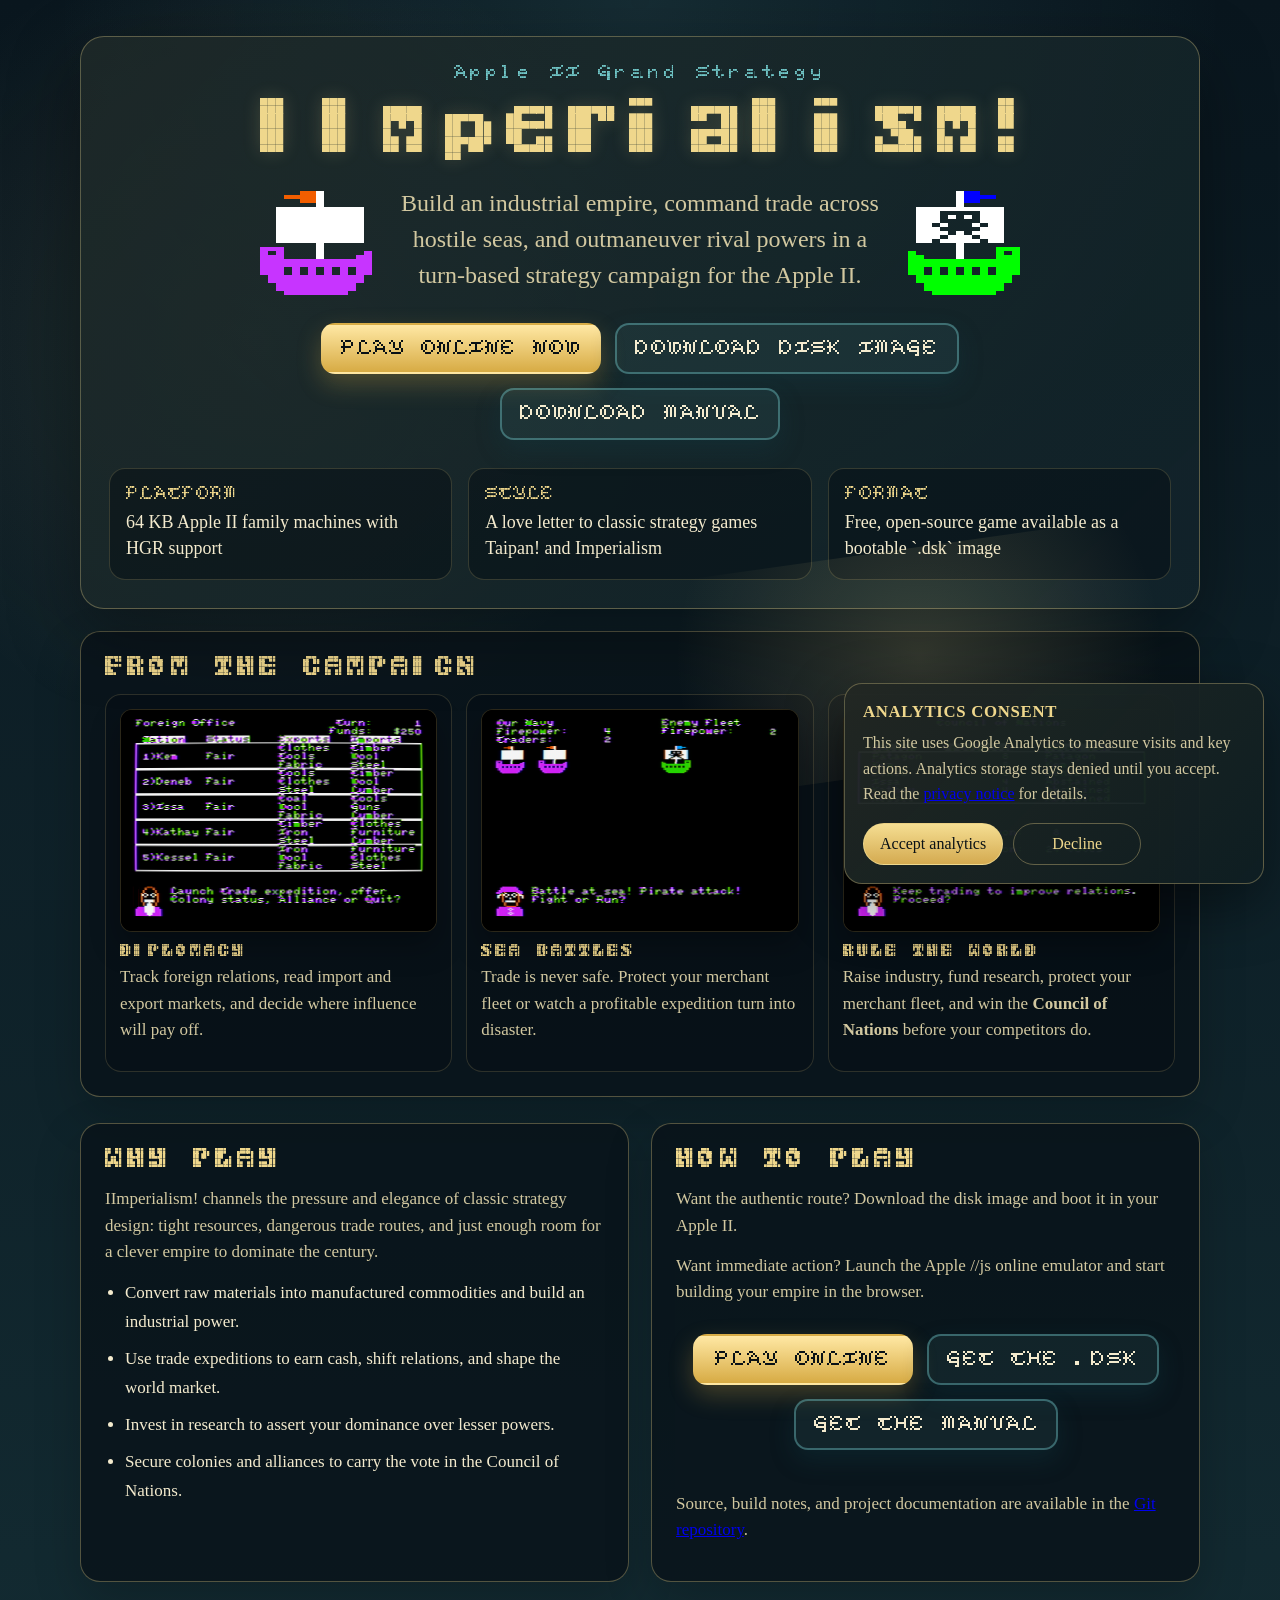
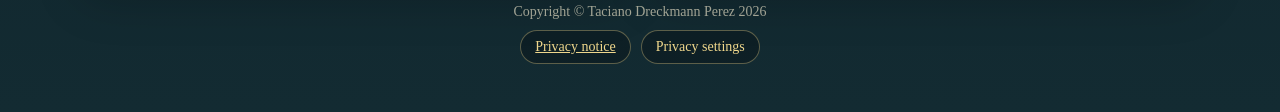
<file: index.html>
<!doctype html>
<html lang="en">
  <head>
    <meta charset="utf-8">
    <meta name="viewport" content="width=device-width, initial-scale=1">
    <title>IImperialism! | Apple II Strategy Game</title>
    <meta
      name="description"
      content="Rule an industrial empire on the Apple II. Download the disk image or play IImperialism! online in your browser."
    >
    <link rel="canonical" href="https://taciano-perez.github.io/iimperialism/">
    <meta property="og:type" content="website">
    <meta property="og:site_name" content="IImperialism!">
    <meta property="og:title" content="IImperialism! | Apple II Strategy Game">
    <meta
      property="og:description"
      content="Rule an industrial empire on the Apple II. Download the disk image or play IImperialism! online in your browser."
    >
    <meta property="og:url" content="https://taciano-perez.github.io/iimperialism/">
    <meta
      property="og:image"
      content="https://taciano-perez.github.io/iimperialism/assets/screenshots/splashscreen.png"
    >
    <meta property="og:image:alt" content="IImperialism! title screen shown in a browser window">
    <meta name="twitter:card" content="summary_large_image">
    <meta name="twitter:title" content="IImperialism! | Apple II Strategy Game">
    <meta
      name="twitter:description"
      content="Rule an industrial empire on the Apple II. Download the disk image or play IImperialism! online in your browser."
    >
    <meta
      name="twitter:image"
      content="https://taciano-perez.github.io/iimperialism/assets/screenshots/splashscreen.png"
    >
    <link rel="icon" type="image/png" href="assets/img/web/ship-favicon.png">
    <link rel="apple-touch-icon" href="assets/img/web/ship.png">
    <link rel="stylesheet" href="assets/fonts/fonts.css">
    <script async src="https://www.googletagmanager.com/gtag/js?id=G-DYC3GRG2Q1"></script>
    <script>
      window.dataLayer = window.dataLayer || [];
      function gtag() { dataLayer.push(arguments); }

      const GA_TRACKING_ID = "G-DYC3GRG2Q1";
      const CONSENT_KEY = "iimperialism-analytics-consent";

      gtag("consent", "default", {
        ad_storage: "denied",
        ad_user_data: "denied",
        ad_personalization: "denied",
        analytics_storage: "denied"
      });

      gtag("js", new Date());
      gtag("config", GA_TRACKING_ID);

      function setAnalyticsConsent(granted) {
        gtag("consent", "update", {
          ad_storage: "denied",
          ad_user_data: "denied",
          ad_personalization: "denied",
          analytics_storage: granted ? "granted" : "denied"
        });

        window.localStorage.setItem(CONSENT_KEY, granted ? "granted" : "denied");
      }

      if (window.localStorage.getItem(CONSENT_KEY) === "granted") {
        setAnalyticsConsent(true);
      }
    </script>
    <style>
      :root {
        --bg-top: #08151d;
        --bg-bottom: #132b32;
        --panel: rgba(10, 24, 31, 0.82);
        --panel-border: rgba(239, 215, 140, 0.32);
        --text: #f4ebce;
        --muted: #d2c8a0;
        --gold: #efd78c;
        --gold-deep: #b88d36;
        --sea: #71c7c8;
        --ink: #091116;
        --shadow: rgba(0, 0, 0, 0.36);
        --hero-ship-native-size: 28px;
        --hero-ship-display-scale: 4;
      }

      * {
        box-sizing: border-box;
      }

      html {
        min-height: 100%;
      }

      body {
        margin: 0;
        min-height: 100vh;
        color: var(--text);
        background:
          radial-gradient(circle at top, rgba(113, 199, 200, 0.12), transparent 32%),
          radial-gradient(circle at 20% 20%, rgba(239, 215, 140, 0.1), transparent 24%),
          linear-gradient(180deg, var(--bg-top), var(--bg-bottom));
        font-family: "Palatino Linotype", "Book Antiqua", Palatino, serif;
      }

      body::before {
        content: "";
        position: fixed;
        inset: 0;
        pointer-events: none;
        background:
          linear-gradient(rgba(255, 255, 255, 0.025), rgba(255, 255, 255, 0.025)) 0 0 / 100% 3px,
          linear-gradient(90deg, rgba(255, 255, 255, 0.016), rgba(255, 255, 255, 0.016)) 0 0 / 3px 100%;
        opacity: 0.22;
      }

      .page {
        width: min(1120px, calc(100% - 32px));
        margin: 0 auto;
        padding: 36px 0 48px;
      }

      .hero {
        position: relative;
        padding: 28px;
        border: 1px solid var(--panel-border);
        border-radius: 24px;
        background:
          linear-gradient(135deg, rgba(239, 215, 140, 0.08), rgba(113, 199, 200, 0.06)),
          var(--panel);
        box-shadow: 0 24px 70px var(--shadow);
      }

      .hero-copy {
        position: relative;
        z-index: 1;
        width: min(760px, 100%);
        margin: 0 auto;
        text-align: center;
      }

      .hero::after {
        content: "";
        position: absolute;
        inset: auto -10% -28% 40%;
        height: 220px;
        background: radial-gradient(circle, rgba(239, 215, 140, 0.18), transparent 60%);
        transform: rotate(-8deg);
        pointer-events: none;
      }

      .eyebrow,
      .title,
      .cta-link,
      .stat-label,
      .section-title {
        font-family: "IImperialism Taipan", monospace;
      }

      .eyebrow {
        display: block;
        margin-bottom: 18px;
        color: var(--sea);
        font-size: 15px;
        letter-spacing: 1px;
        text-align: center;
      }

      .title {
        margin: 0;
        max-width: none;
        font-size: clamp(34px, 5.8vw, 62px);
        line-height: 1.02;
        letter-spacing: -0.5px;
        color: var(--gold);
        text-shadow: 0 0 18px rgba(239, 215, 140, 0.18);
        text-align: center;
      }

      .subtitle {
        width: min(760px, 100%);
        margin: 22px auto 0;
        display: grid;
        grid-template-columns:
          calc(var(--hero-ship-native-size) * var(--hero-ship-display-scale))
          minmax(0, 1fr)
          calc(var(--hero-ship-native-size) * var(--hero-ship-display-scale));
        gap: 18px;
        align-items: center;
        font-size: clamp(18px, 2.5vw, 24px);
        line-height: 1.5;
        color: var(--muted);
      }

      .subtitle-text {
        text-align: center;
      }

      .hero-ship {
        display: block;
        width: calc(var(--hero-ship-native-size) * var(--hero-ship-display-scale));
        height: calc(var(--hero-ship-native-size) * var(--hero-ship-display-scale));
        object-fit: contain;
        image-rendering: pixelated;
      }

      .cta-row {
        display: flex;
        flex-wrap: wrap;
        gap: 14px;
        margin-top: 28px;
        justify-content: center;
      }

      .cta-link {
        display: inline-flex;
        align-items: center;
        justify-content: center;
        min-width: 220px;
        padding: 14px 18px;
        border: 2px solid transparent;
        border-radius: 14px;
        text-decoration: none;
        font-size: 16px;
        line-height: 1.2;
        text-transform: uppercase;
        transition: transform 140ms ease, box-shadow 140ms ease, border-color 140ms ease;
      }

      .cta-link:hover,
      .cta-link:focus-visible {
        transform: translateY(-2px);
      }

      .cta-primary {
        color: var(--ink);
        background: linear-gradient(180deg, #ffe8a4, #d7ab44);
        box-shadow: 0 10px 24px rgba(215, 171, 68, 0.28);
      }

      .cta-secondary {
        color: var(--text);
        background: rgba(113, 199, 200, 0.08);
        border-color: rgba(113, 199, 200, 0.42);
        box-shadow: 0 10px 24px rgba(18, 63, 71, 0.32);
      }

      .shot-frame {
        position: relative;
        overflow: hidden;
        border: 1px solid rgba(239, 215, 140, 0.18);
        border-radius: 12px;
        background: #000;
        box-shadow: 0 14px 30px rgba(0, 0, 0, 0.28);
      }

      .shot-frame img {
        display: block;
        width: 100%;
        height: auto;
        image-rendering: pixelated;
      }

      .stats {
        display: grid;
        grid-template-columns: repeat(3, minmax(0, 1fr));
        gap: 16px;
        margin-top: 28px;
      }

      .stat {
        padding: 18px 16px;
        border: 1px solid rgba(239, 215, 140, 0.18);
        border-radius: 16px;
        background: rgba(6, 14, 19, 0.48);
      }

      .stat-label {
        display: block;
        margin-bottom: 8px;
        color: var(--gold);
        font-size: 14px;
        text-transform: uppercase;
      }

      .stat-value {
        margin: 0;
        color: var(--text);
        font-size: 18px;
        line-height: 1.45;
      }

      .content-grid {
        display: grid;
        grid-template-columns: repeat(2, minmax(0, 1fr));
        gap: 22px;
        margin-top: 26px;
      }

      .panel {
        padding: 24px;
        border: 1px solid var(--panel-border);
        border-radius: 20px;
        background: rgba(9, 18, 24, 0.76);
        box-shadow: 0 18px 48px rgba(0, 0, 0, 0.2);
      }

      .section-title {
        margin: 0 0 16px;
        color: var(--gold);
        font-size: 22px;
        text-transform: uppercase;
      }

      .panel p {
        margin: 0 0 14px;
        color: var(--muted);
        font-size: 17px;
        line-height: 1.55;
      }

      .feature-list {
        margin: 0;
        padding-left: 20px;
        color: var(--text);
        font-size: 17px;
        line-height: 1.7;
      }

      .feature-list li + li {
        margin-top: 8px;
      }

      .showcase-panel {
        margin-top: 22px;
      }

      .screenshot-grid {
        display: grid;
        grid-template-columns: repeat(3, minmax(0, 1fr));
        gap: 14px;
      }

      .screenshot-card {
        padding: 14px;
        border: 1px solid rgba(239, 215, 140, 0.16);
        border-radius: 16px;
        background: rgba(6, 14, 19, 0.42);
      }

      .screenshot-title {
        margin: 12px 0 6px;
        color: var(--gold);
        font-family: "IImperialism Taipan", monospace;
        font-size: 14px;
        text-transform: uppercase;
      }

      .screenshot-copy {
        margin: 0;
        color: var(--muted);
        font-size: 15px;
        line-height: 1.45;
      }

      .footer-note {
        margin-top: 18px;
        color: rgba(244, 235, 206, 0.76);
        font-size: 15px;
      }

      .footer-note a {
        color: var(--sea);
      }

      .site-footer {
        margin-top: 22px;
        text-align: center;
        color: rgba(244, 235, 206, 0.64);
        font-size: 14px;
      }

      .footer-settings {
        margin-top: 10px;
        display: flex;
        flex-wrap: wrap;
        justify-content: center;
        gap: 10px;
      }

      .privacy-button {
        display: inline-flex;
        align-items: center;
        justify-content: center;
        border: 1px solid rgba(239, 215, 140, 0.35);
        border-radius: 999px;
        padding: 8px 14px;
        color: var(--gold);
        background: rgba(9, 17, 22, 0.42);
        font: inherit;
        cursor: pointer;
        transition: transform 180ms ease, border-color 180ms ease, background 180ms ease;
      }

      .privacy-button:hover,
      .privacy-button:focus-visible {
        border-color: rgba(239, 215, 140, 0.72);
        background: rgba(9, 17, 22, 0.62);
        transform: translateY(-1px);
      }

      .consent-banner {
        position: fixed;
        right: 16px;
        bottom: 16px;
        z-index: 20;
        width: min(420px, calc(100% - 32px));
        padding: 18px;
        border: 1px solid var(--panel-border);
        border-radius: 18px;
        background:
          linear-gradient(135deg, rgba(239, 215, 140, 0.12), rgba(113, 199, 200, 0.08)),
          rgba(6, 15, 20, 0.96);
        box-shadow: 0 20px 60px rgba(0, 0, 0, 0.45);
      }

      .consent-banner[hidden] {
        display: none;
      }

      .consent-title {
        margin: 0 0 8px;
        color: var(--gold);
        font-size: 1.05rem;
        letter-spacing: 0.04em;
        text-transform: uppercase;
      }

      .consent-copy {
        margin: 0;
        color: var(--muted);
        line-height: 1.6;
      }

      .consent-actions {
        display: flex;
        flex-wrap: wrap;
        gap: 10px;
        margin-top: 16px;
      }

      .consent-button {
        min-width: 128px;
        border-radius: 999px;
        padding: 11px 16px;
        font: inherit;
        cursor: pointer;
      }

      .consent-accept {
        border: 1px solid rgba(239, 215, 140, 0.85);
        color: var(--ink);
        background: linear-gradient(180deg, #f5de92, #d4aa50);
      }

      .consent-decline {
        border: 1px solid rgba(239, 215, 140, 0.35);
        color: var(--gold);
        background: transparent;
      }

      @media (max-width: 860px) {
        .content-grid,
        .stats {
          grid-template-columns: 1fr;
        }

        .page {
          width: min(100% - 20px, 1120px);
          padding-top: 18px;
        }

        .hero,
        .panel {
          padding: 20px;
          border-radius: 18px;
        }

        .title {
          font-size: clamp(30px, 10vw, 48px);
        }

        .subtitle {
          grid-template-columns: 1fr;
          gap: 12px;
        }

        .hero-ship {
          margin: 0 auto;
        }

        .screenshot-grid {
          grid-template-columns: 1fr;
        }

        .cta-link {
          width: 100%;
          min-width: 0;
        }

        .consent-banner {
          left: 16px;
          right: 16px;
          width: auto;
        }
      }

      @media (max-width: 520px) {
        .hero,
        .panel {
          padding: 16px;
        }

        .title {
          width: 100%;
          font-size: clamp(16px, 6.6vw, 25px);
          line-height: 0.94;
          letter-spacing: 0;
        }
      }
    </style>
  </head>
  <body>
    <main class="page">
      <section class="hero">
        <div class="hero-copy">
          <div class="eyebrow">Apple II Grand Strategy</div>
          <h1 class="title">IImperialism!</h1>
          <p class="subtitle">
            <img class="hero-ship" src="assets/img/web/ship.png" alt="">
            <span class="subtitle-text">
              Build an industrial empire, command trade across hostile seas, and
              outmaneuver rival powers in a turn-based strategy campaign for
              the Apple II.
            </span>
            <img class="hero-ship" src="assets/img/web/ship_pirate.png" alt="">
          </p>
          <div class="cta-row">
            <a
              class="cta-link cta-primary"
              href="https://www.scullinsteel.com/apple//e?disk=https://taciano-perez.github.io/iimperialism/releases/0.1.0/iimperialism-0.1.0.dsk"
              target="_blank"
              rel="noopener noreferrer"
              data-analytics-event="play_online"
            >
              Play Online Now
            </a>
            <a
              class="cta-link cta-secondary"
              href="releases/0.1.0/iimperialism-0.1.0.dsk"
              download
              target="_blank"
              rel="noopener noreferrer"
              data-analytics-event="download_dsk"
            >
              Download Disk Image
            </a>
            <a
              class="cta-link cta-secondary"
              href="releases/0.1.0/iimperialism-manual-0.1.0.pdf"
              download
              target="_blank"
              rel="noopener noreferrer"
              data-analytics-event="download_manual"
            >
              Download Manual
            </a>
          </div>
        </div>

        <div class="stats">
          <div class="stat">
            <span class="stat-label">Platform</span>
            <p class="stat-value">64 KB Apple II family machines with HGR support</p>
          </div>
          <div class="stat">
            <span class="stat-label">Style</span>
            <p class="stat-value">A love letter to classic strategy games Taipan! and Imperialism</p>
          </div>
          <div class="stat">
            <span class="stat-label">Format</span>
            <p class="stat-value">Free, open-source game available as a bootable `.dsk` image</p>
          </div>
        </div>
      </section>

      <section class="panel showcase-panel">
        <h2 class="section-title">From The Campaign</h2>
        <div class="screenshot-grid">
          <div class="screenshot-card">
            <div class="shot-frame">
              <img
                src="assets/screenshots/diplomacy-screen.png"
                alt="Foreign Office diplomacy screen"
              >
            </div>
            <h3 class="screenshot-title">Diplomacy</h3>
            <p class="screenshot-copy">
              Track foreign relations, read import and export markets, and decide where influence will pay off.
            </p>
          </div>
          <div class="screenshot-card">
            <div class="shot-frame">
              <img
                src="assets/screenshots/sea-battle-screen.png"
                alt="Sea battle screen with pirate attack"
              >
            </div>
            <h3 class="screenshot-title">Sea Battles</h3>
            <p class="screenshot-copy">
              Trade is never safe. Protect your merchant fleet or watch a profitable expedition turn into disaster.
            </p>
          </div>
          <div class="screenshot-card">
            <div class="shot-frame">
              <img
                src="assets/screenshots/council-nations-screen.png"
                alt="Council of Nations screen"
              >
            </div>
            <h3 class="screenshot-title">Rule the World</h3>
            <p class="screenshot-copy">
              Raise industry, fund research, protect your merchant fleet, and win
              the <strong>Council of Nations</strong> before your competitors do.
            </p>
          </div>
        </div>
      </section>

      <section class="content-grid">
        <article class="panel">
          <h2 class="section-title">Why Play</h2>
          <p>
            IImperialism! channels the pressure and elegance of classic strategy
            design: tight resources, dangerous trade routes, and just enough room
            for a clever empire to dominate the century.
          </p>
          <ul class="feature-list">
            <li>Convert raw materials into manufactured commodities and build an industrial power.</li>
            <li>Use trade expeditions to earn cash, shift relations, and shape the world market.</li>
            <li>Invest in research to assert your dominance over lesser powers.</li>
            <li>Secure colonies and alliances to carry the vote in the Council of Nations.</li>
          </ul>
        </article>

        <article class="panel">
          <h2 class="section-title">How To Play</h2>
          <p>
            Want the authentic route? Download the disk image and boot it in your
            Apple II.
          </p>
          <p>
            Want immediate action? Launch the Apple //js online
            emulator and start building your empire in the browser.
          </p>
          <div class="cta-row">
            <a
              class="cta-link cta-primary"
              href="https://www.scullinsteel.com/apple//e?disk=https://taciano-perez.github.io/iimperialism/releases/0.1.0/iimperialism-0.1.0.dsk"
              target="_blank"
              rel="noopener noreferrer"
              data-analytics-event="play_online"
            >
              Play Online
            </a>
            <a
              class="cta-link cta-secondary"
              href="releases/0.1.0/iimperialism-0.1.0.dsk"
              download
              target="_blank"
              rel="noopener noreferrer"
              data-analytics-event="download_dsk"
            >
              Get The .DSK
            </a>
            <a
              class="cta-link cta-secondary"
              href="releases/0.1.0/iimperialism-manual-0.1.0.pdf"
              download
              target="_blank"
              rel="noopener noreferrer"
              data-analytics-event="download_manual"
            >
              Get The Manual
            </a>
          </div>
          <p>&nbsp;</p>
          <p>
            Source, build notes, and project documentation are available in the
            <a
              href="https://github.com/taciano-perez/iimperialism"
              target="_blank"
              rel="noopener noreferrer"
              data-analytics-event="open_repository"
            >Git repository</a>.
          </p>
        </article>
      </section>

      <footer class="site-footer">
        Copyright &copy; Taciano Dreckmann Perez 2026
        <div class="footer-settings">
          <a class="privacy-button" href="privacy.html">Privacy notice</a>
          <button class="privacy-button" type="button" data-open-consent>
            Privacy settings
          </button>
        </div>
      </footer>
    </main>
    <aside
      class="consent-banner"
      id="consent-banner"
      role="dialog"
      aria-labelledby="consent-title"
      aria-describedby="consent-copy"
      hidden
    >
      <h2 class="consent-title" id="consent-title">Analytics consent</h2>
      <p class="consent-copy" id="consent-copy">
        This site uses Google Analytics to measure visits and key actions. Analytics storage stays denied until you
        accept. Read the <a href="privacy.html">privacy notice</a> for details.
      </p>
      <div class="consent-actions">
        <button class="consent-button consent-accept" type="button" data-consent-action="accept">
          Accept analytics
        </button>
        <button class="consent-button consent-decline" type="button" data-consent-action="decline">
          Decline
        </button>
      </div>
    </aside>
    <script>
      (function () {
        const consentBanner = document.getElementById("consent-banner");
        const consentButtons = document.querySelectorAll("[data-consent-action]");
        const settingsButtons = document.querySelectorAll("[data-open-consent]");
        const trackedLinks = document.querySelectorAll("[data-analytics-event]");

        function hideBanner() {
          consentBanner.hidden = true;
        }

        function showBanner() {
          consentBanner.hidden = false;
        }

        if (window.localStorage.getItem(CONSENT_KEY) !== null) {
          hideBanner();
        } else {
          showBanner();
        }

        consentButtons.forEach(function (button) {
          button.addEventListener("click", function () {
            const granted = button.dataset.consentAction === "accept";
            setAnalyticsConsent(granted);
            hideBanner();
          });
        });

        settingsButtons.forEach(function (button) {
          button.addEventListener("click", showBanner);
        });

        trackedLinks.forEach(function (link) {
          link.addEventListener("click", function () {
            if (window.localStorage.getItem(CONSENT_KEY) !== "granted") {
              return;
            }

            gtag("event", "select_content", {
              content_type: "cta",
              item_id: link.dataset.analyticsEvent,
              link_url: link.href
            });
          });
        });
      }());
    </script>
  </body>
</html>
</file>
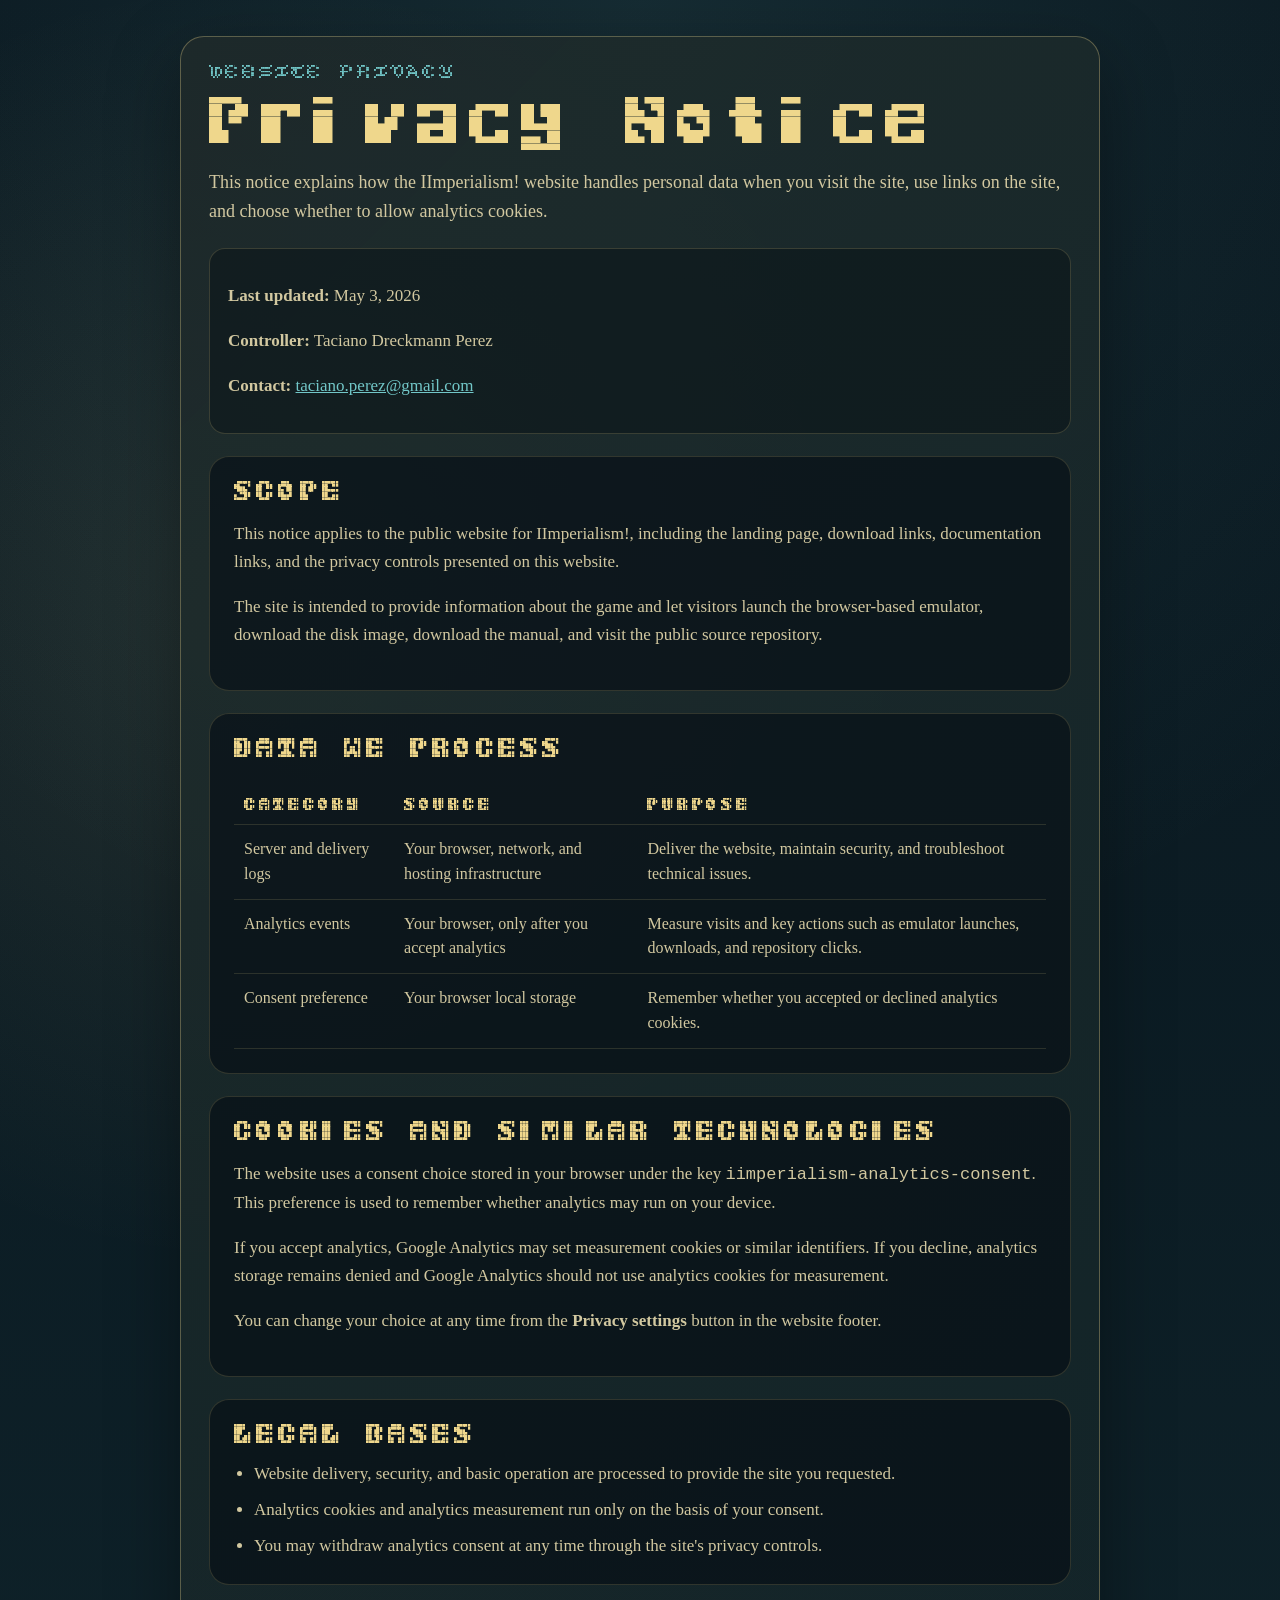
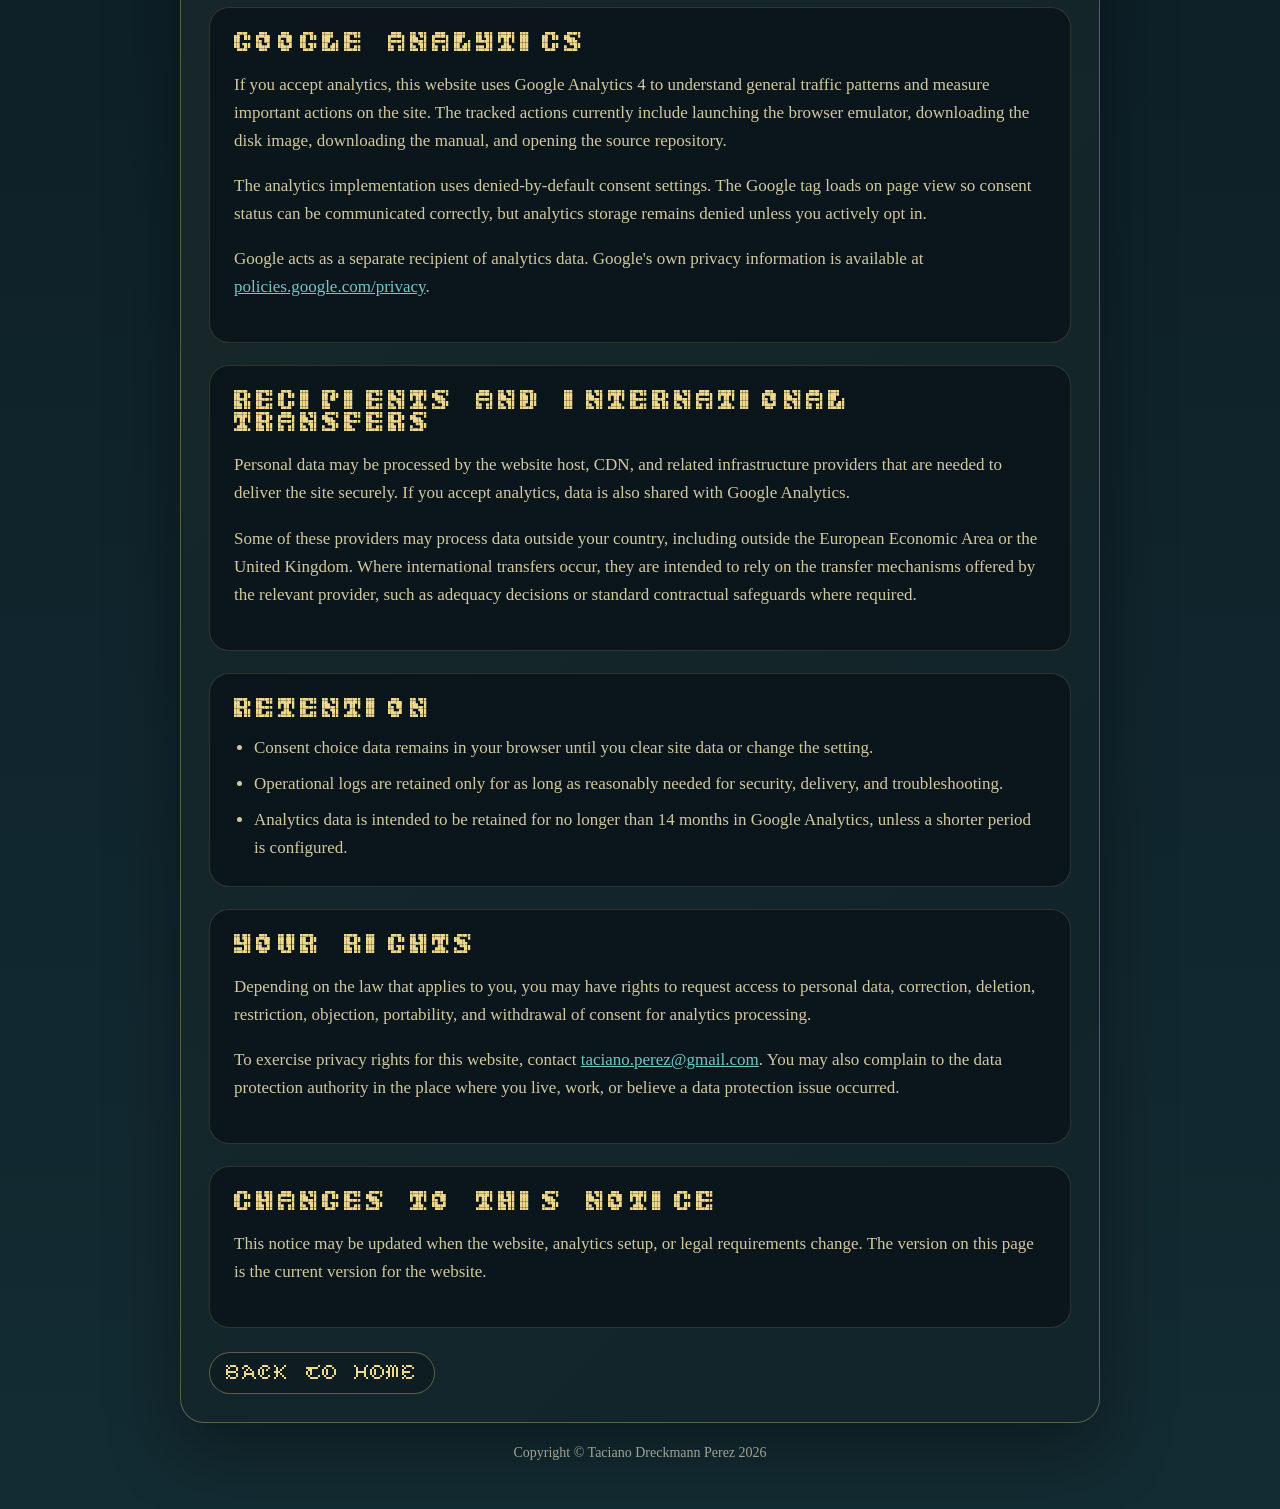
<file: privacy.html>
<!doctype html>
<html lang="en">
  <head>
    <meta charset="utf-8">
    <meta name="viewport" content="width=device-width, initial-scale=1">
    <title>Privacy Notice | IImperialism!</title>
    <meta
      name="description"
      content="Privacy notice for the IImperialism! website, including analytics, cookies, legal bases, retention, and contact details."
    >
    <link rel="icon" type="image/png" href="assets/img/web/ship-favicon.png">
    <link rel="apple-touch-icon" href="assets/img/web/ship.png">
    <link rel="stylesheet" href="assets/fonts/fonts.css">
    <style>
      :root {
        --bg-top: #08151d;
        --bg-bottom: #132b32;
        --panel: rgba(10, 24, 31, 0.84);
        --panel-border: rgba(239, 215, 140, 0.32);
        --text: #f4ebce;
        --muted: #d2c8a0;
        --gold: #efd78c;
        --sea: #71c7c8;
        --ink: #091116;
        --shadow: rgba(0, 0, 0, 0.36);
      }

      * {
        box-sizing: border-box;
      }

      html {
        min-height: 100%;
      }

      body {
        margin: 0;
        min-height: 100vh;
        color: var(--text);
        background:
          radial-gradient(circle at top, rgba(113, 199, 200, 0.12), transparent 32%),
          radial-gradient(circle at 20% 20%, rgba(239, 215, 140, 0.1), transparent 24%),
          linear-gradient(180deg, var(--bg-top), var(--bg-bottom));
        font-family: "Palatino Linotype", "Book Antiqua", Palatino, serif;
      }

      body::before {
        content: "";
        position: fixed;
        inset: 0;
        pointer-events: none;
        background:
          linear-gradient(rgba(255, 255, 255, 0.025), rgba(255, 255, 255, 0.025)) 0 0 / 100% 3px,
          linear-gradient(90deg, rgba(255, 255, 255, 0.016), rgba(255, 255, 255, 0.016)) 0 0 / 3px 100%;
        opacity: 0.22;
      }

      .page {
        width: min(920px, calc(100% - 32px));
        margin: 0 auto;
        padding: 36px 0 48px;
      }

      .panel {
        padding: 28px;
        border: 1px solid var(--panel-border);
        border-radius: 24px;
        background:
          linear-gradient(135deg, rgba(239, 215, 140, 0.08), rgba(113, 199, 200, 0.06)),
          var(--panel);
        box-shadow: 0 24px 70px var(--shadow);
      }

      .eyebrow,
      .title,
      .section-title,
      .nav-link,
      th {
        font-family: "IImperialism Taipan", monospace;
      }

      .eyebrow {
        display: block;
        margin-bottom: 18px;
        color: var(--sea);
        font-size: 15px;
        letter-spacing: 1px;
        text-transform: uppercase;
      }

      .title {
        margin: 0;
        color: var(--gold);
        font-size: clamp(32px, 6vw, 52px);
        line-height: 1;
      }

      .lede {
        margin: 18px 0 0;
        color: var(--muted);
        font-size: 18px;
        line-height: 1.6;
      }

      .meta {
        margin-top: 22px;
        padding: 16px 18px;
        border: 1px solid rgba(239, 215, 140, 0.18);
        border-radius: 16px;
        background: rgba(6, 14, 19, 0.45);
      }

      .meta p,
      .section p,
      .section li {
        color: var(--muted);
        font-size: 17px;
        line-height: 1.65;
      }

      .section {
        margin-top: 22px;
        padding: 24px;
        border: 1px solid rgba(239, 215, 140, 0.16);
        border-radius: 20px;
        background: rgba(9, 18, 24, 0.76);
      }

      .section-title {
        margin: 0 0 14px;
        color: var(--gold);
        font-size: 22px;
        text-transform: uppercase;
      }

      ul {
        margin: 0;
        padding-left: 20px;
      }

      li + li {
        margin-top: 8px;
      }

      .table-wrap {
        overflow-x: auto;
      }

      table {
        width: 100%;
        border-collapse: collapse;
        margin-top: 12px;
      }

      th,
      td {
        padding: 12px 10px;
        border-bottom: 1px solid rgba(239, 215, 140, 0.14);
        text-align: left;
        vertical-align: top;
      }

      th {
        color: var(--gold);
        font-size: 14px;
        letter-spacing: 0.05em;
        text-transform: uppercase;
      }

      td {
        color: var(--muted);
        line-height: 1.55;
      }

      a {
        color: var(--sea);
      }

      .nav-row {
        display: flex;
        flex-wrap: wrap;
        gap: 12px;
        margin-top: 24px;
      }

      .nav-link {
        display: inline-flex;
        align-items: center;
        justify-content: center;
        min-width: 180px;
        padding: 12px 16px;
        border: 1px solid rgba(239, 215, 140, 0.35);
        border-radius: 999px;
        color: var(--gold);
        background: rgba(9, 17, 22, 0.42);
        text-decoration: none;
        text-transform: uppercase;
      }

      .site-footer {
        margin-top: 22px;
        text-align: center;
        color: rgba(244, 235, 206, 0.64);
        font-size: 14px;
      }

      @media (max-width: 860px) {
        .page {
          width: min(100% - 20px, 920px);
          padding-top: 18px;
        }

        .panel,
        .section {
          padding: 20px;
          border-radius: 18px;
        }
      }
    </style>
  </head>
  <body>
    <main class="page">
      <section class="panel">
        <span class="eyebrow">Website Privacy</span>
        <h1 class="title">Privacy Notice</h1>
        <p class="lede">
          This notice explains how the IImperialism! website handles personal data when you visit the site, use links on
          the site, and choose whether to allow analytics cookies.
        </p>
        <div class="meta">
          <p><strong>Last updated:</strong> May 3, 2026</p>
          <p><strong>Controller:</strong> Taciano Dreckmann Perez</p>
          <p><strong>Contact:</strong> <a href="mailto:taciano.perez@gmail.com">taciano.perez@gmail.com</a></p>
        </div>

        <section class="section">
          <h2 class="section-title">Scope</h2>
          <p>
            This notice applies to the public website for IImperialism!, including the landing page, download links,
            documentation links, and the privacy controls presented on this website.
          </p>
          <p>
            The site is intended to provide information about the game and let visitors launch the browser-based emulator,
            download the disk image, download the manual, and visit the public source repository.
          </p>
        </section>

        <section class="section">
          <h2 class="section-title">Data We Process</h2>
          <div class="table-wrap">
            <table>
              <thead>
                <tr>
                  <th>Category</th>
                  <th>Source</th>
                  <th>Purpose</th>
                </tr>
              </thead>
              <tbody>
                <tr>
                  <td>Server and delivery logs</td>
                  <td>Your browser, network, and hosting infrastructure</td>
                  <td>Deliver the website, maintain security, and troubleshoot technical issues.</td>
                </tr>
                <tr>
                  <td>Analytics events</td>
                  <td>Your browser, only after you accept analytics</td>
                  <td>Measure visits and key actions such as emulator launches, downloads, and repository clicks.</td>
                </tr>
                <tr>
                  <td>Consent preference</td>
                  <td>Your browser local storage</td>
                  <td>Remember whether you accepted or declined analytics cookies.</td>
                </tr>
              </tbody>
            </table>
          </div>
        </section>

        <section class="section">
          <h2 class="section-title">Cookies And Similar Technologies</h2>
          <p>
            The website uses a consent choice stored in your browser under the key
            <code>iimperialism-analytics-consent</code>. This preference is used to remember whether analytics may run on
            your device.
          </p>
          <p>
            If you accept analytics, Google Analytics may set measurement cookies or similar identifiers. If you decline,
            analytics storage remains denied and Google Analytics should not use analytics cookies for measurement.
          </p>
          <p>
            You can change your choice at any time from the <strong>Privacy settings</strong> button in the website footer.
          </p>
        </section>

        <section class="section">
          <h2 class="section-title">Legal Bases</h2>
          <ul>
            <li>Website delivery, security, and basic operation are processed to provide the site you requested.</li>
            <li>Analytics cookies and analytics measurement run only on the basis of your consent.</li>
            <li>You may withdraw analytics consent at any time through the site's privacy controls.</li>
          </ul>
        </section>

        <section class="section">
          <h2 class="section-title">Google Analytics</h2>
          <p>
            If you accept analytics, this website uses Google Analytics 4 to understand general traffic patterns and
            measure important actions on the site. The tracked actions currently include launching the browser emulator,
            downloading the disk image, downloading the manual, and opening the source repository.
          </p>
          <p>
            The analytics implementation uses denied-by-default consent settings. The Google tag loads on page view so
            consent status can be communicated correctly, but analytics storage remains denied unless you actively opt in.
          </p>
          <p>
            Google acts as a separate recipient of analytics data. Google's own privacy information is available at
            <a href="https://policies.google.com/privacy" target="_blank" rel="noopener noreferrer">policies.google.com/privacy</a>.
          </p>
        </section>

        <section class="section">
          <h2 class="section-title">Recipients And International Transfers</h2>
          <p>
            Personal data may be processed by the website host, CDN, and related infrastructure providers that are needed
            to deliver the site securely. If you accept analytics, data is also shared with Google Analytics.
          </p>
          <p>
            Some of these providers may process data outside your country, including outside the European Economic Area or
            the United Kingdom. Where international transfers occur, they are intended to rely on the transfer mechanisms
            offered by the relevant provider, such as adequacy decisions or standard contractual safeguards where required.
          </p>
        </section>

        <section class="section">
          <h2 class="section-title">Retention</h2>
          <ul>
            <li>Consent choice data remains in your browser until you clear site data or change the setting.</li>
            <li>Operational logs are retained only for as long as reasonably needed for security, delivery, and troubleshooting.</li>
            <li>Analytics data is intended to be retained for no longer than 14 months in Google Analytics, unless a shorter period is configured.</li>
          </ul>
        </section>

        <section class="section">
          <h2 class="section-title">Your Rights</h2>
          <p>
            Depending on the law that applies to you, you may have rights to request access to personal data, correction,
            deletion, restriction, objection, portability, and withdrawal of consent for analytics processing.
          </p>
          <p>
            To exercise privacy rights for this website, contact
            <a href="mailto:taciano.perez@gmail.com">taciano.perez@gmail.com</a>. You may also complain to the data
            protection authority in the place where you live, work, or believe a data protection issue occurred.
          </p>
        </section>

        <section class="section">
          <h2 class="section-title">Changes To This Notice</h2>
          <p>
            This notice may be updated when the website, analytics setup, or legal requirements change. The version on this
            page is the current version for the website.
          </p>
        </section>

        <div class="nav-row">
          <a class="nav-link" href="index.html">Back To Home</a>
        </div>
      </section>

      <footer class="site-footer">
        Copyright &copy; Taciano Dreckmann Perez 2026
      </footer>
    </main>
  </body>
</html>
</file>
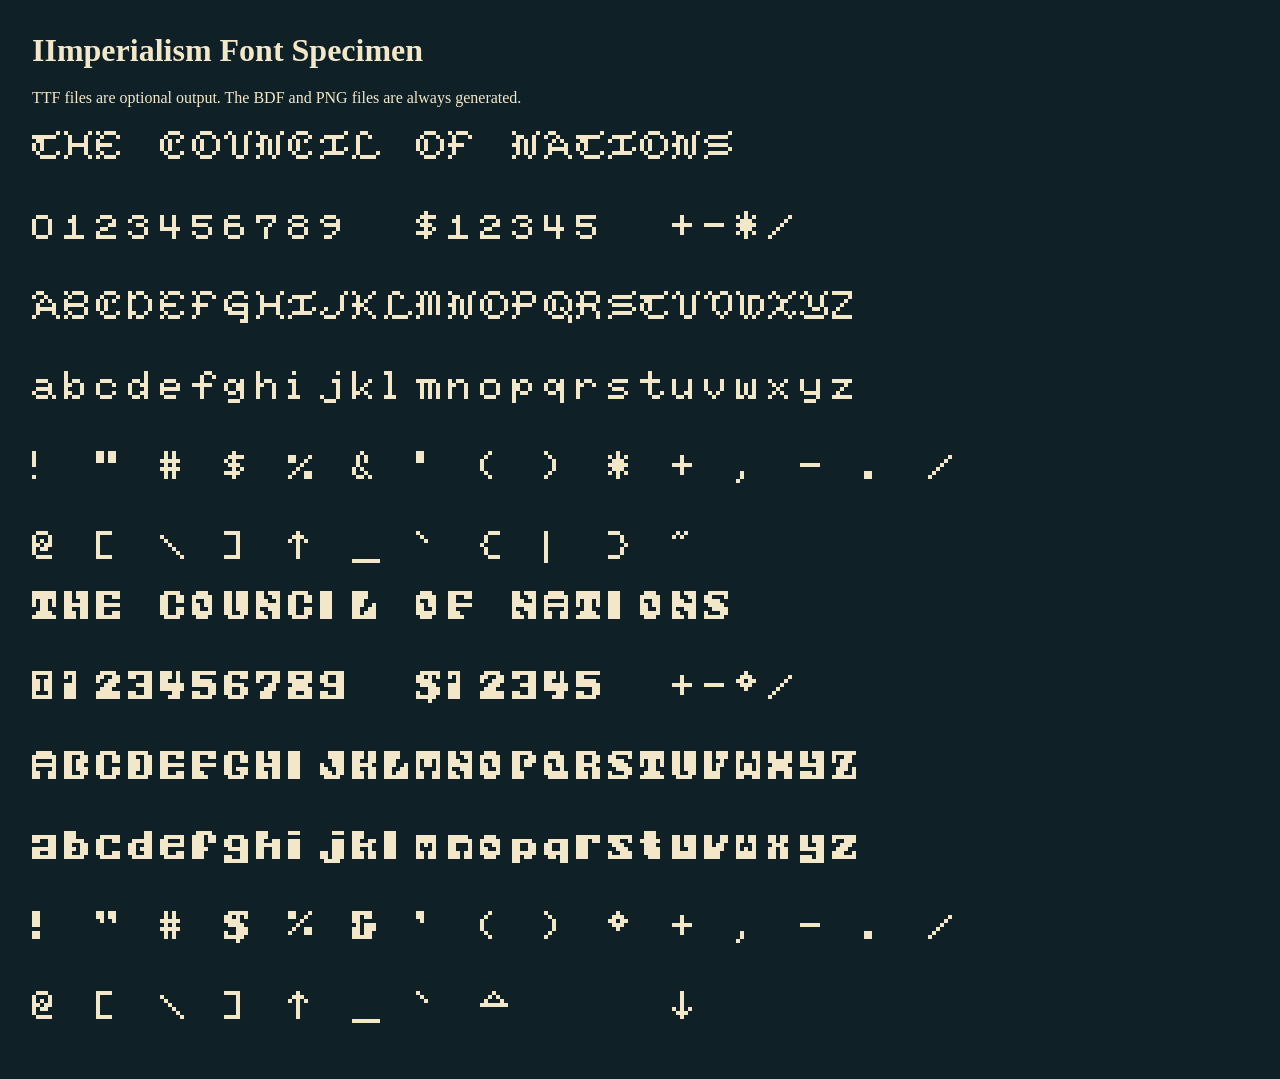
<file: assets/fonts/specimen.html>
<!doctype html>
<html lang="en">
<head>
  <meta charset="utf-8">
  <meta name="viewport" content="width=device-width, initial-scale=1">
  <title>IImperialism Font Specimen</title>
  <style>
    @font-face {font-family: 'IImperialism Taipan';src: url('iimperialism-taipan-regular.ttf') format('truetype');font-weight: 400;font-style: normal;}
    @font-face {font-family: 'IImperialism Taipan';src: url('iimperialism-taipan-bold.ttf') format('truetype');font-weight: 700;font-style: normal;}
    :root { color-scheme: dark; }
    body { margin: 0; padding: 32px; background: #102027; color: #f2e8c9; }
    h1, p, pre { margin: 0 0 20px; }
    .specimen { font-family: 'IImperialism Taipan', monospace; font-size: 32px; line-height: 1.25; }
    .bold { font-weight: 700; }
  </style>
</head>
<body>
  <h1>IImperialism Font Specimen</h1>
  <p>TTF files are optional output. The BDF and PNG files are always generated.</p>
  <pre class="specimen">THE COUNCIL OF NATIONS<br>
0123456789  $12345  +-*/<br>
ABCDEFGHIJKLMNOPQRSTUVWXYZ<br>
abcdefghijklmnopqrstuvwxyz<br>
! &quot; # $ % &amp; &#x27; ( ) * + , - . /<br>
@ [ \ ] ^ _ ` { | } ~</pre>
  <pre class="specimen bold">THE COUNCIL OF NATIONS<br>
0123456789  $12345  +-*/<br>
ABCDEFGHIJKLMNOPQRSTUVWXYZ<br>
abcdefghijklmnopqrstuvwxyz<br>
! &quot; # $ % &amp; &#x27; ( ) * + , - . /<br>
@ [ \ ] ^ _ ` { | } ~</pre>
</body>
</html>
</file>
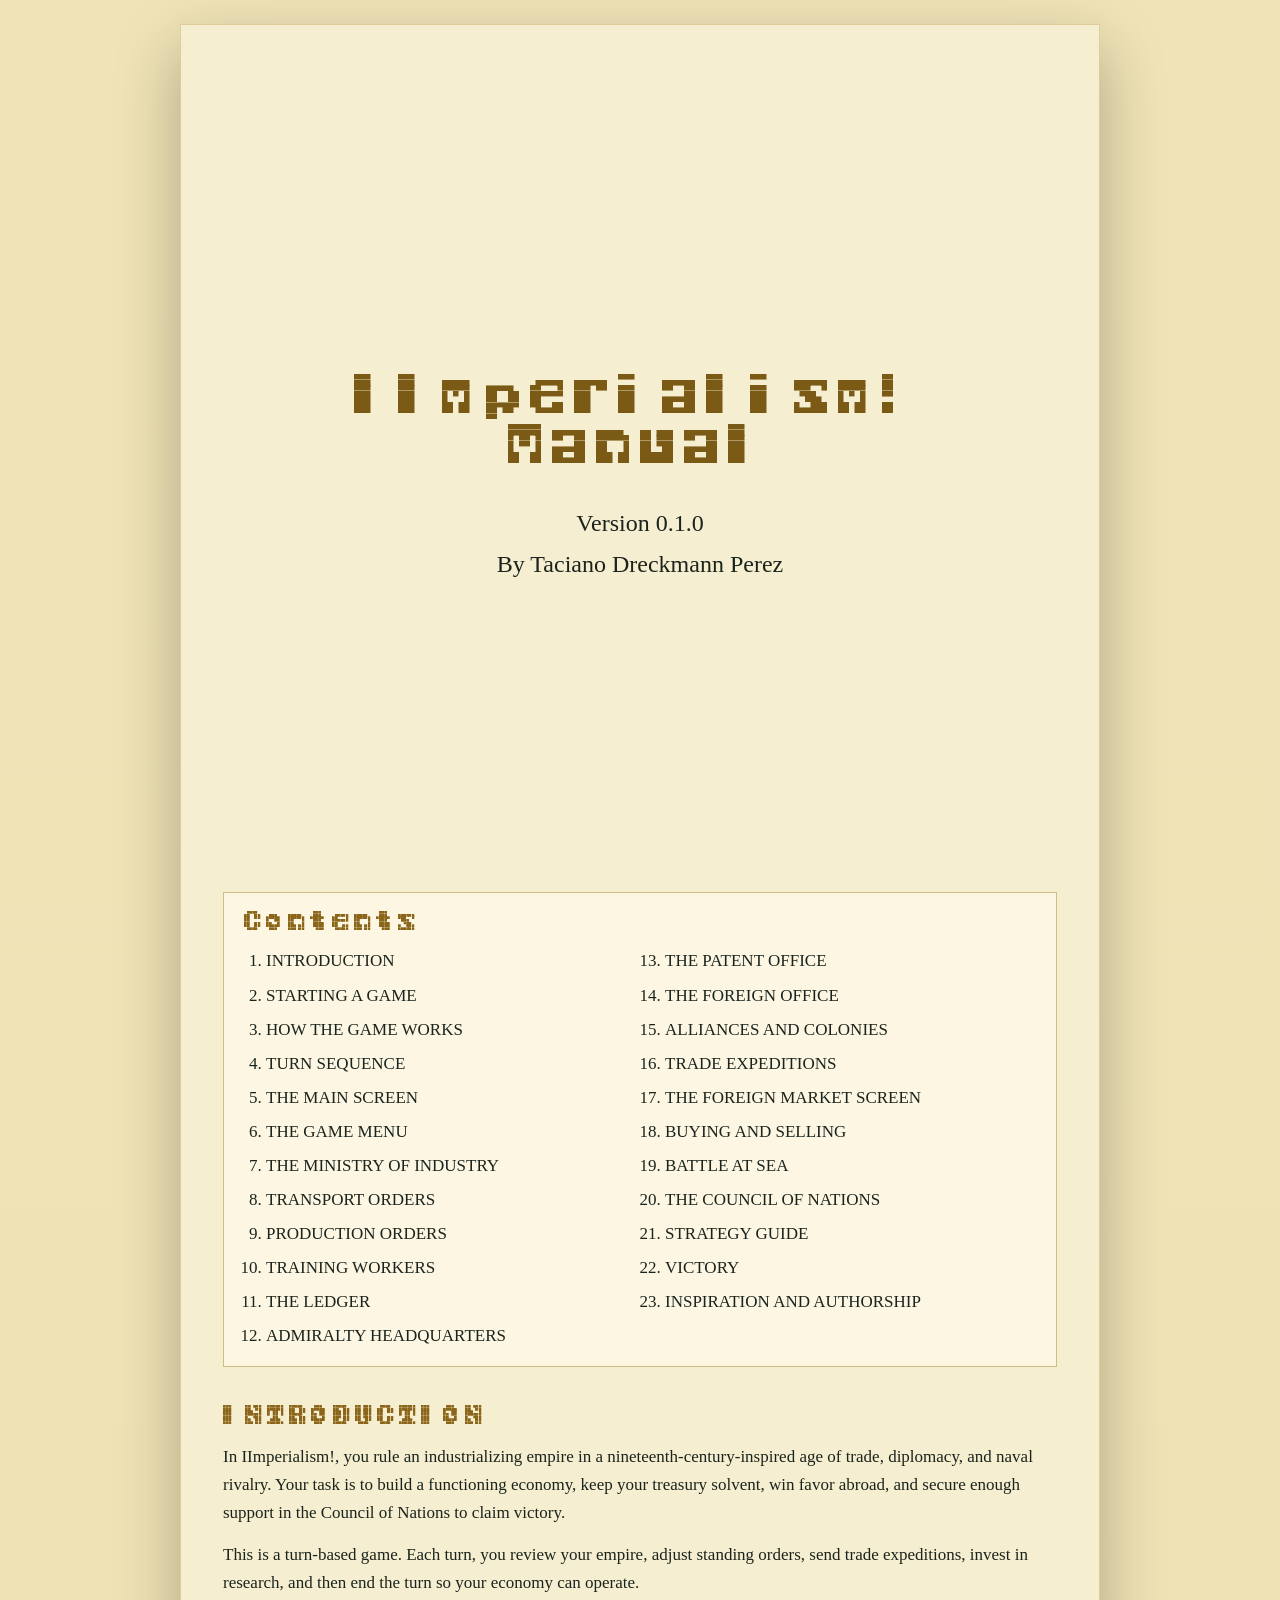
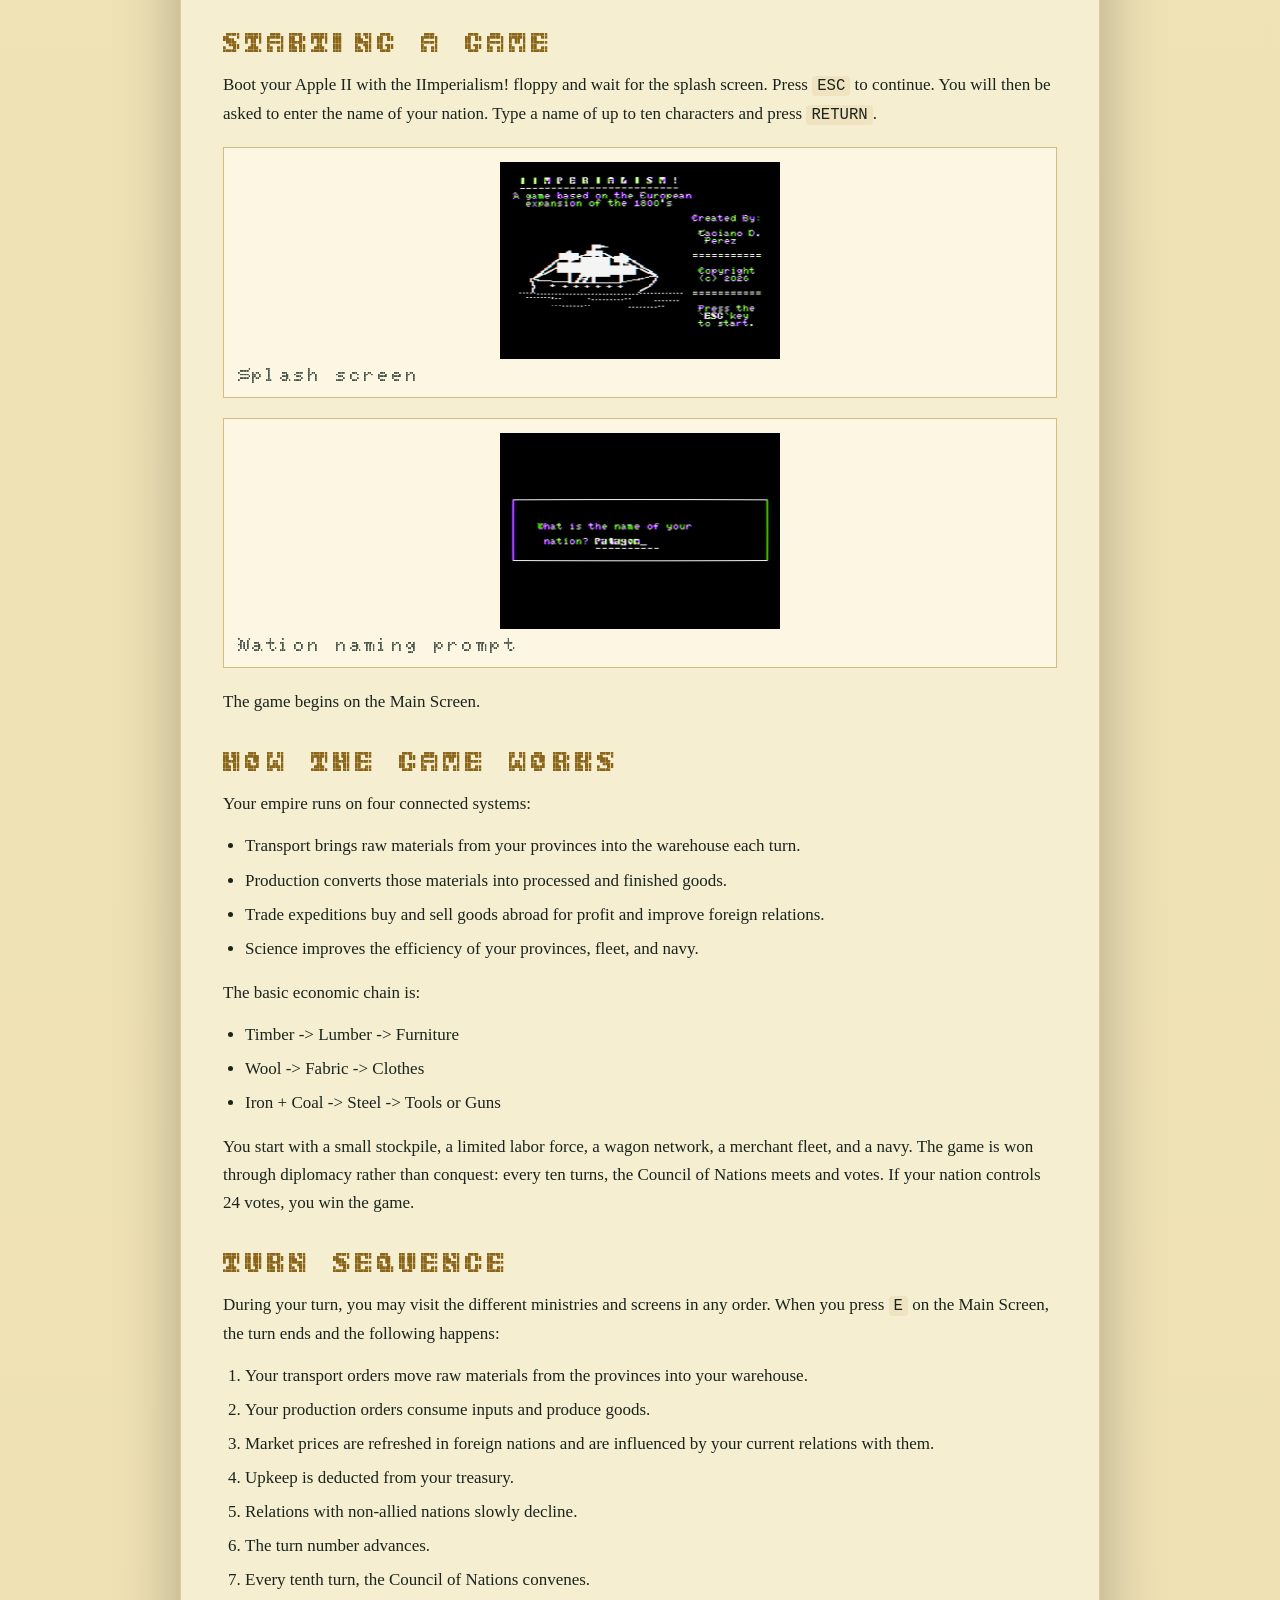
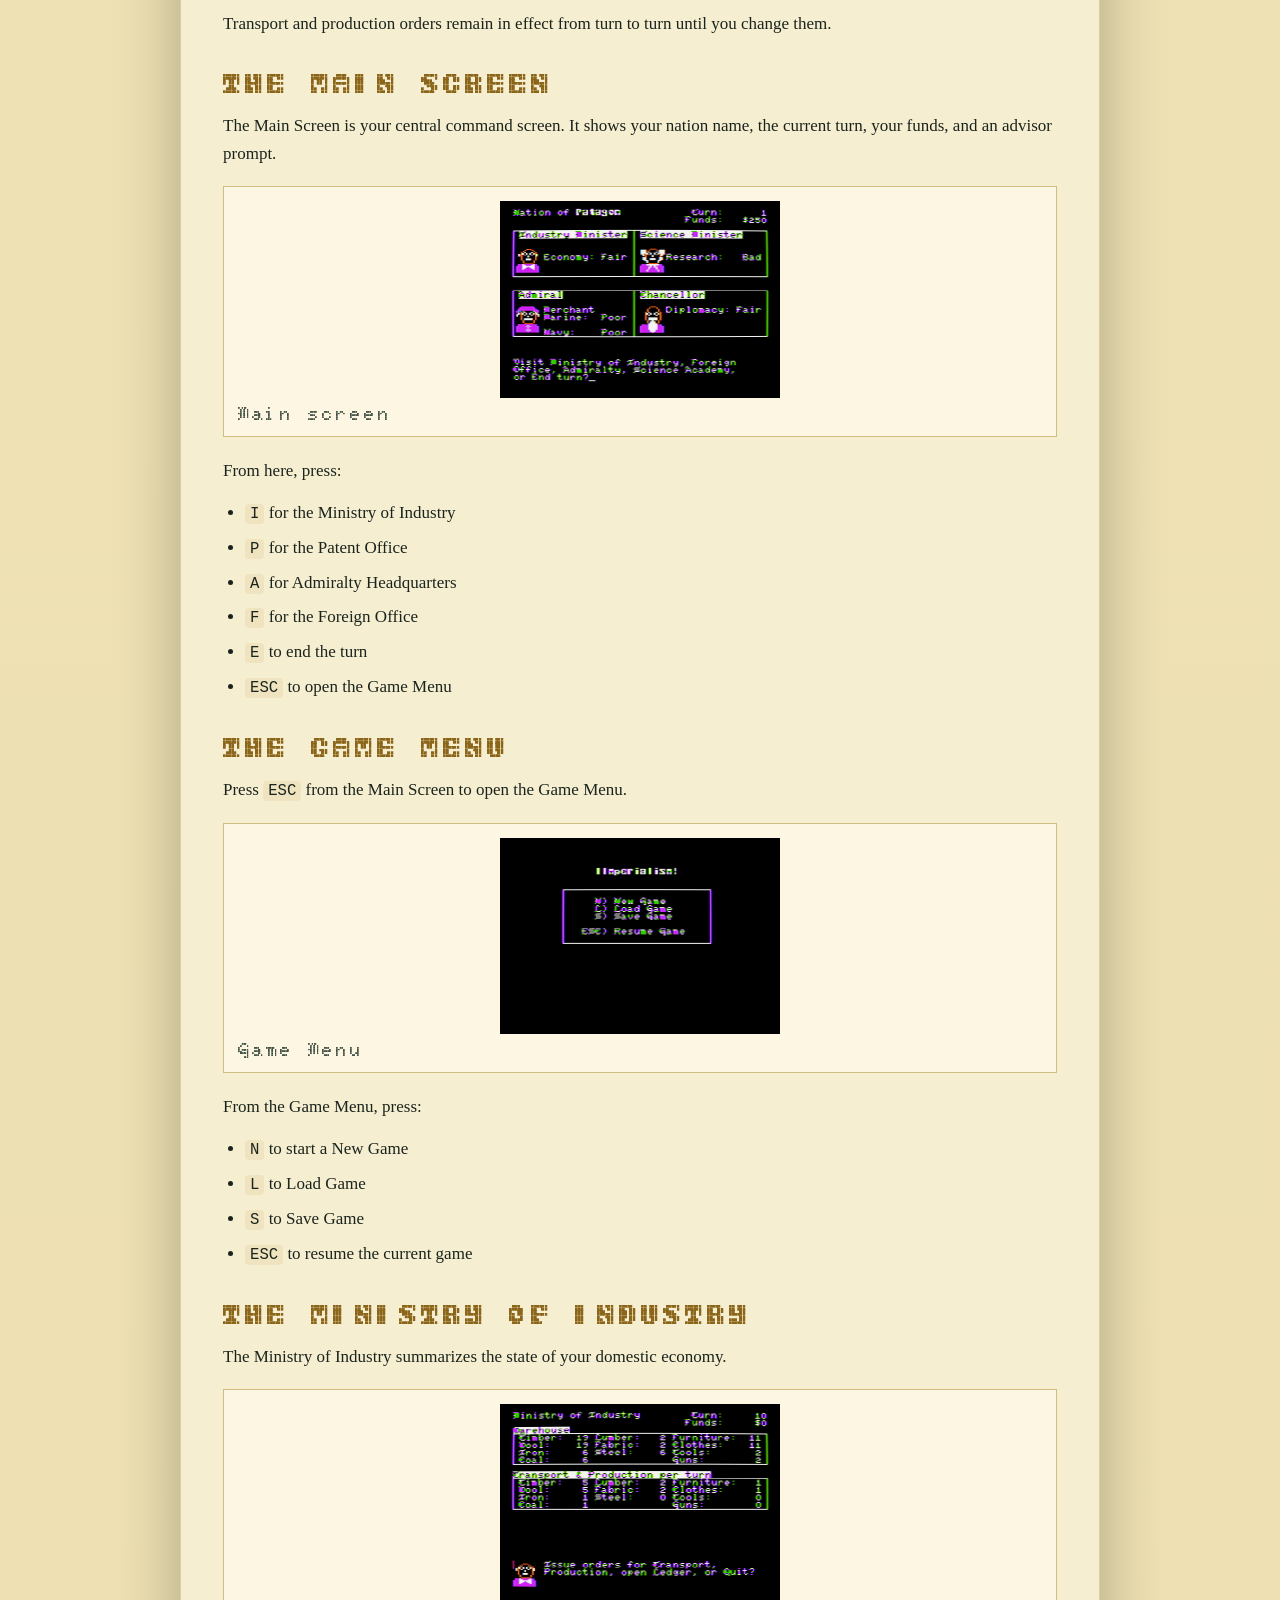
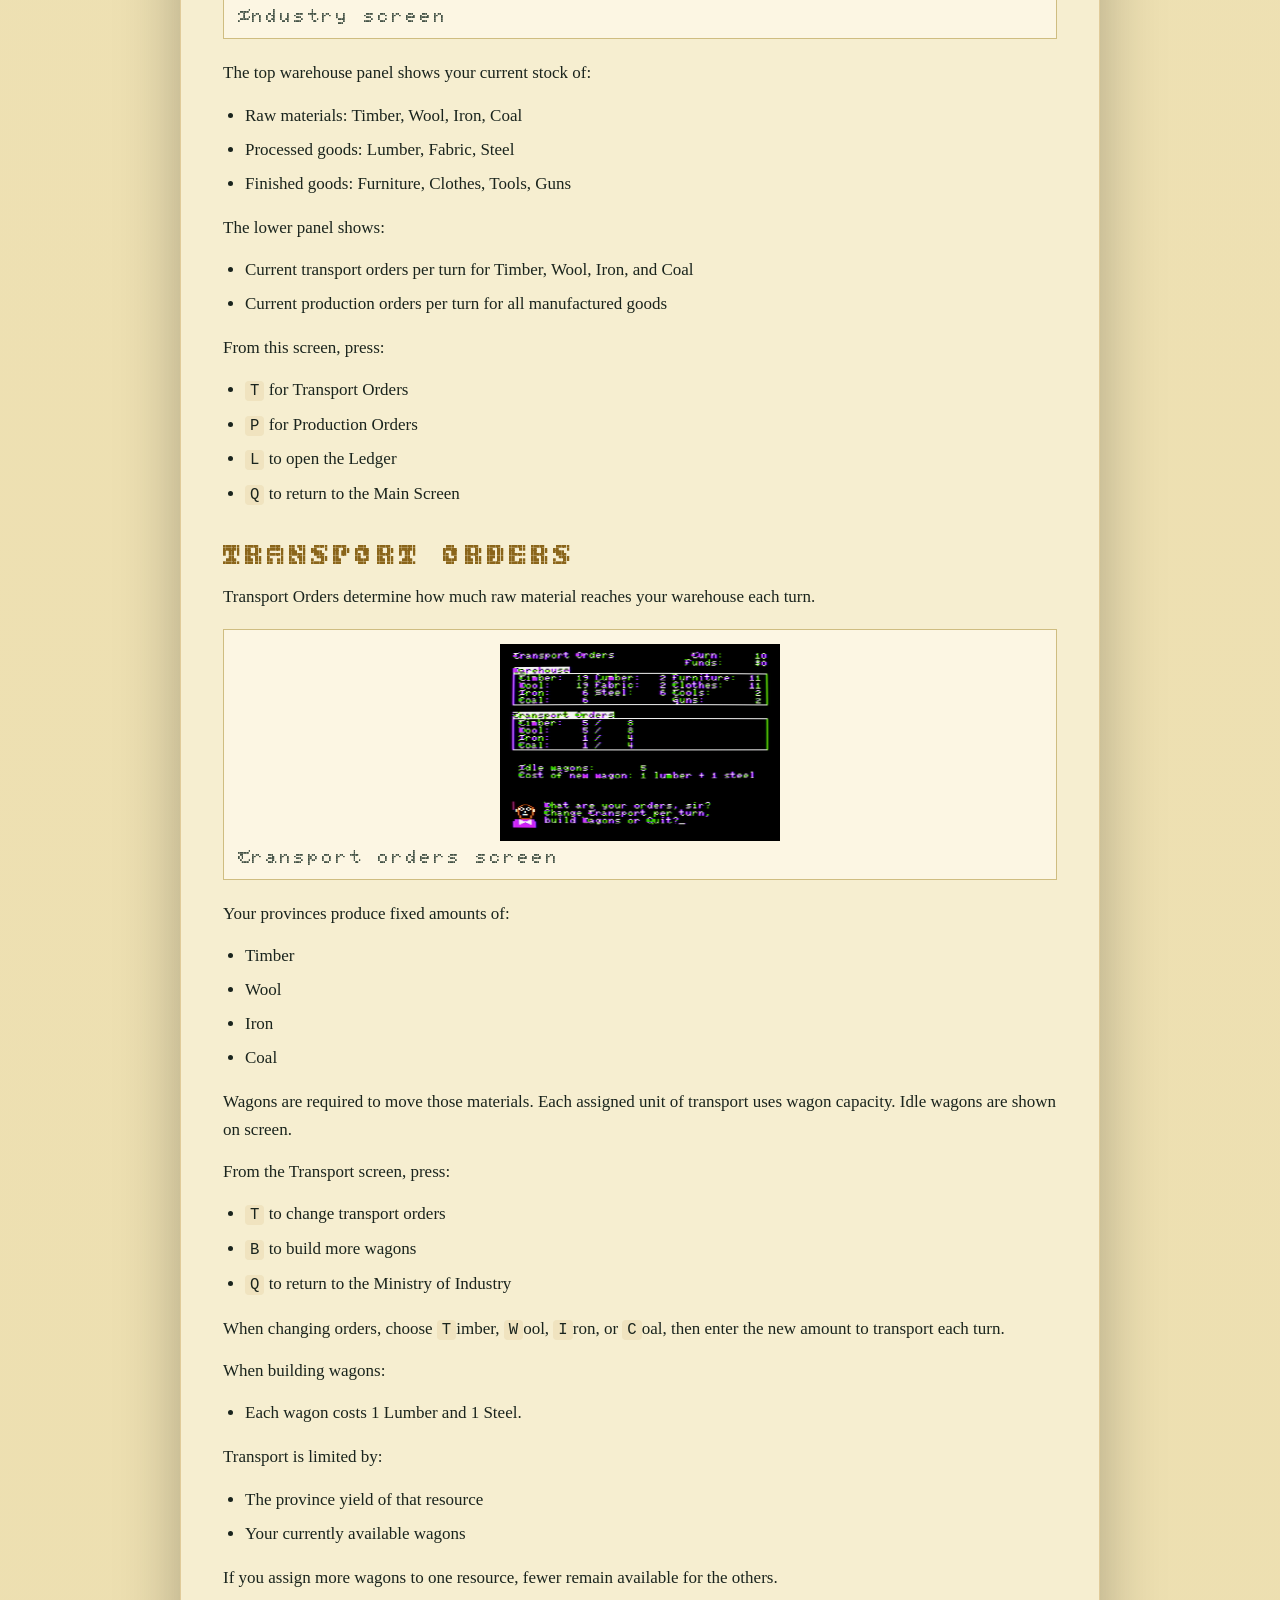
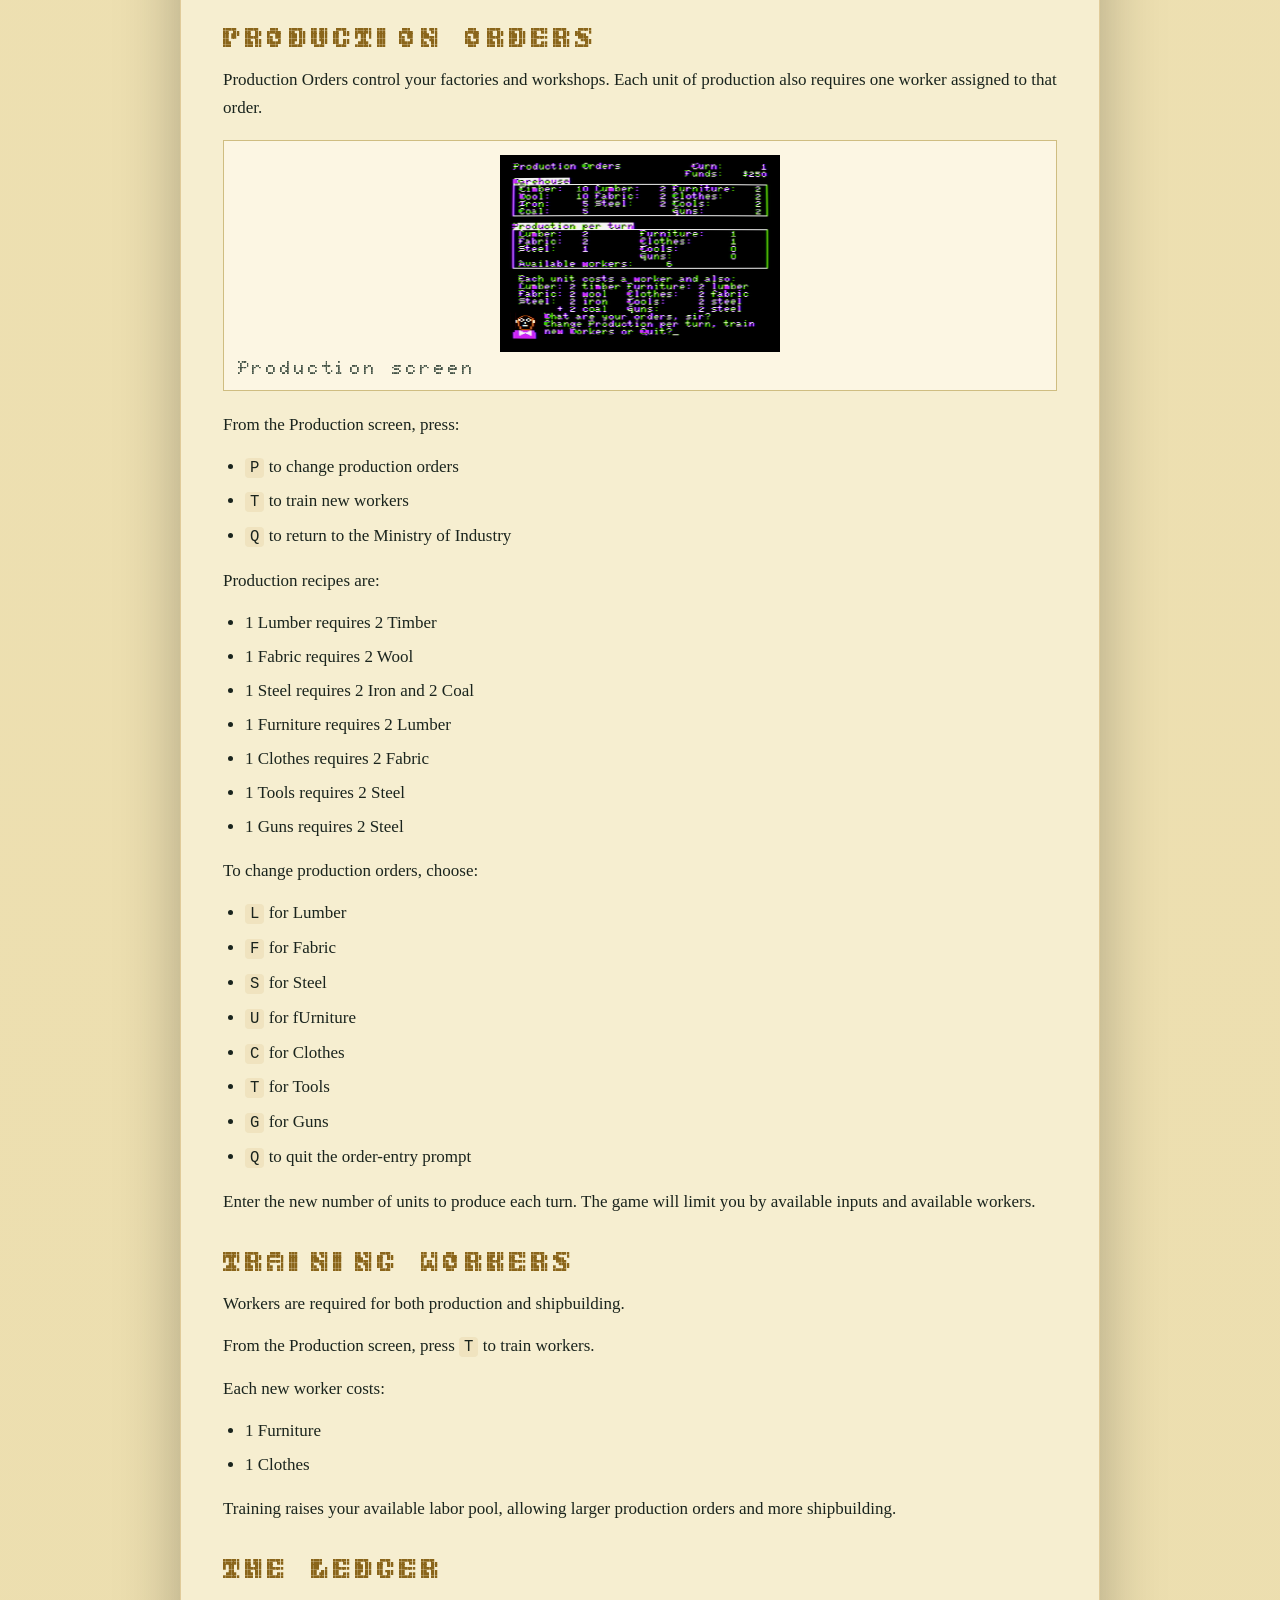
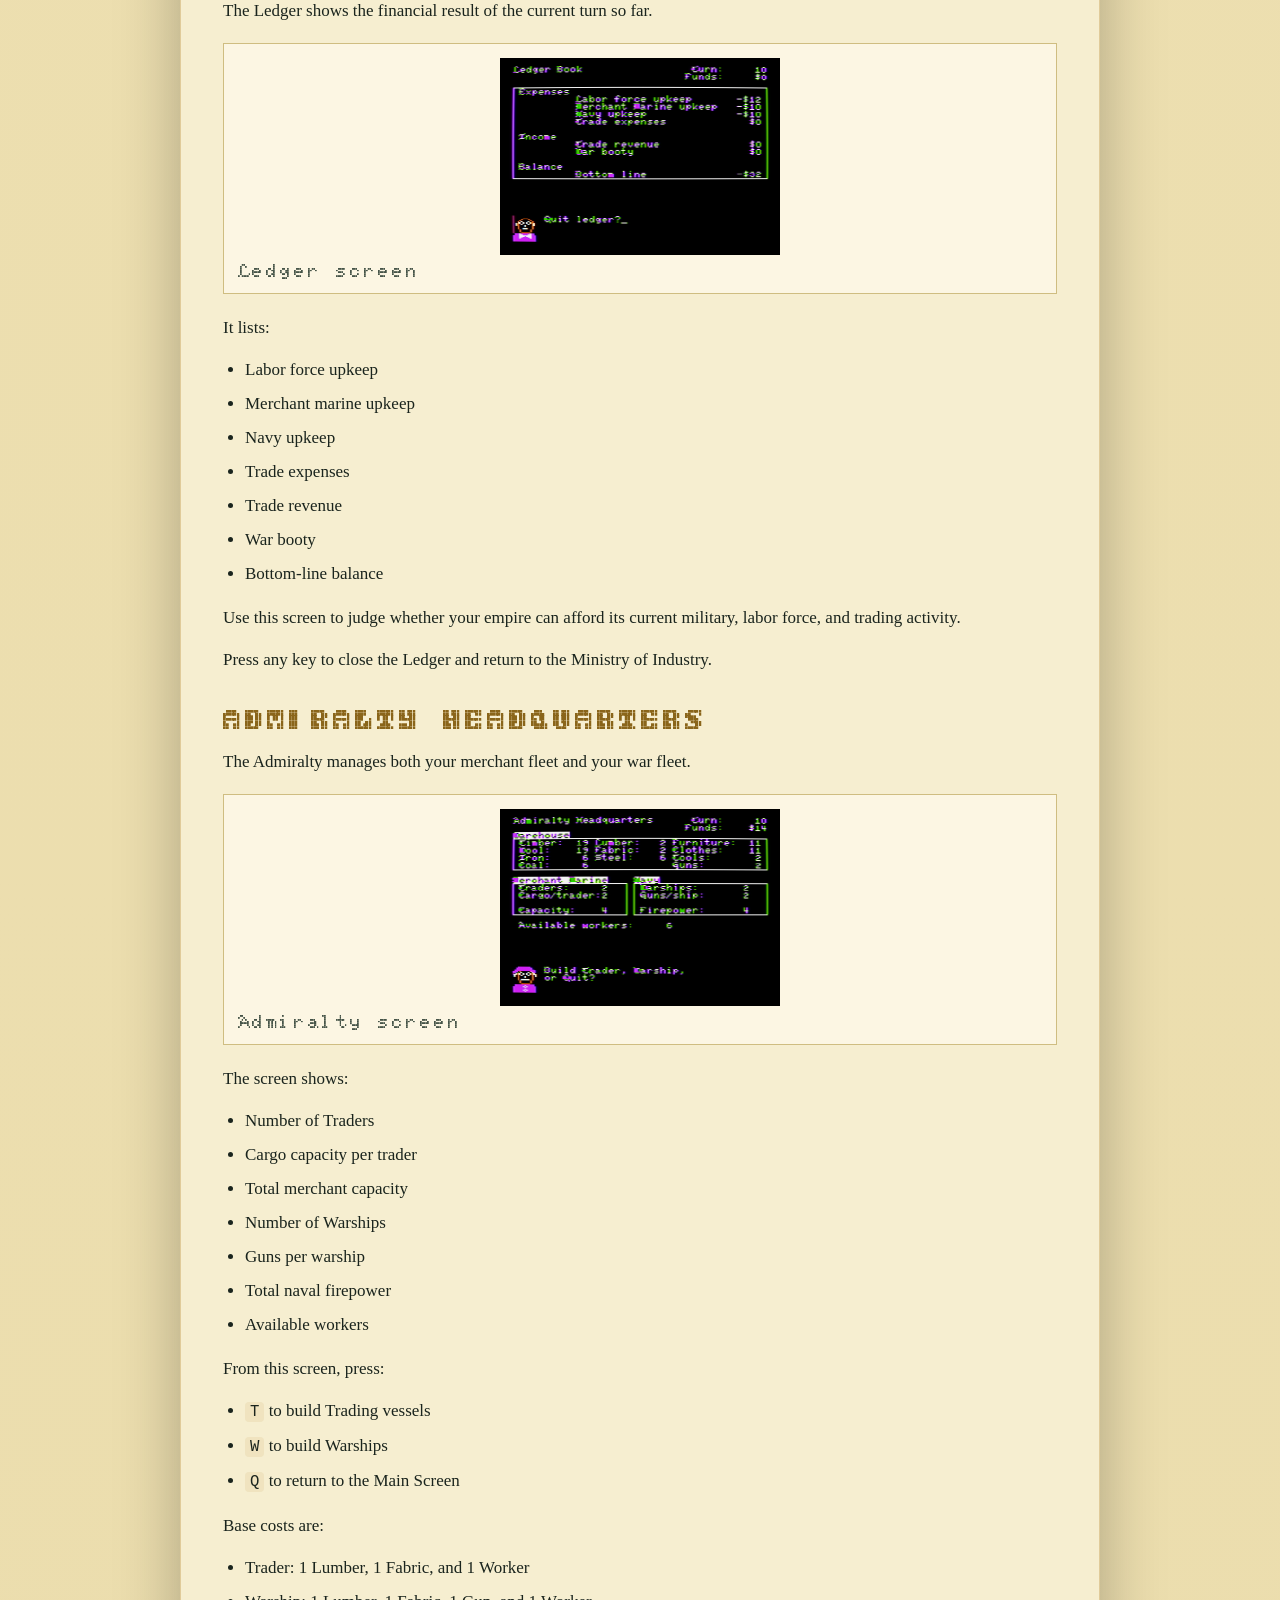
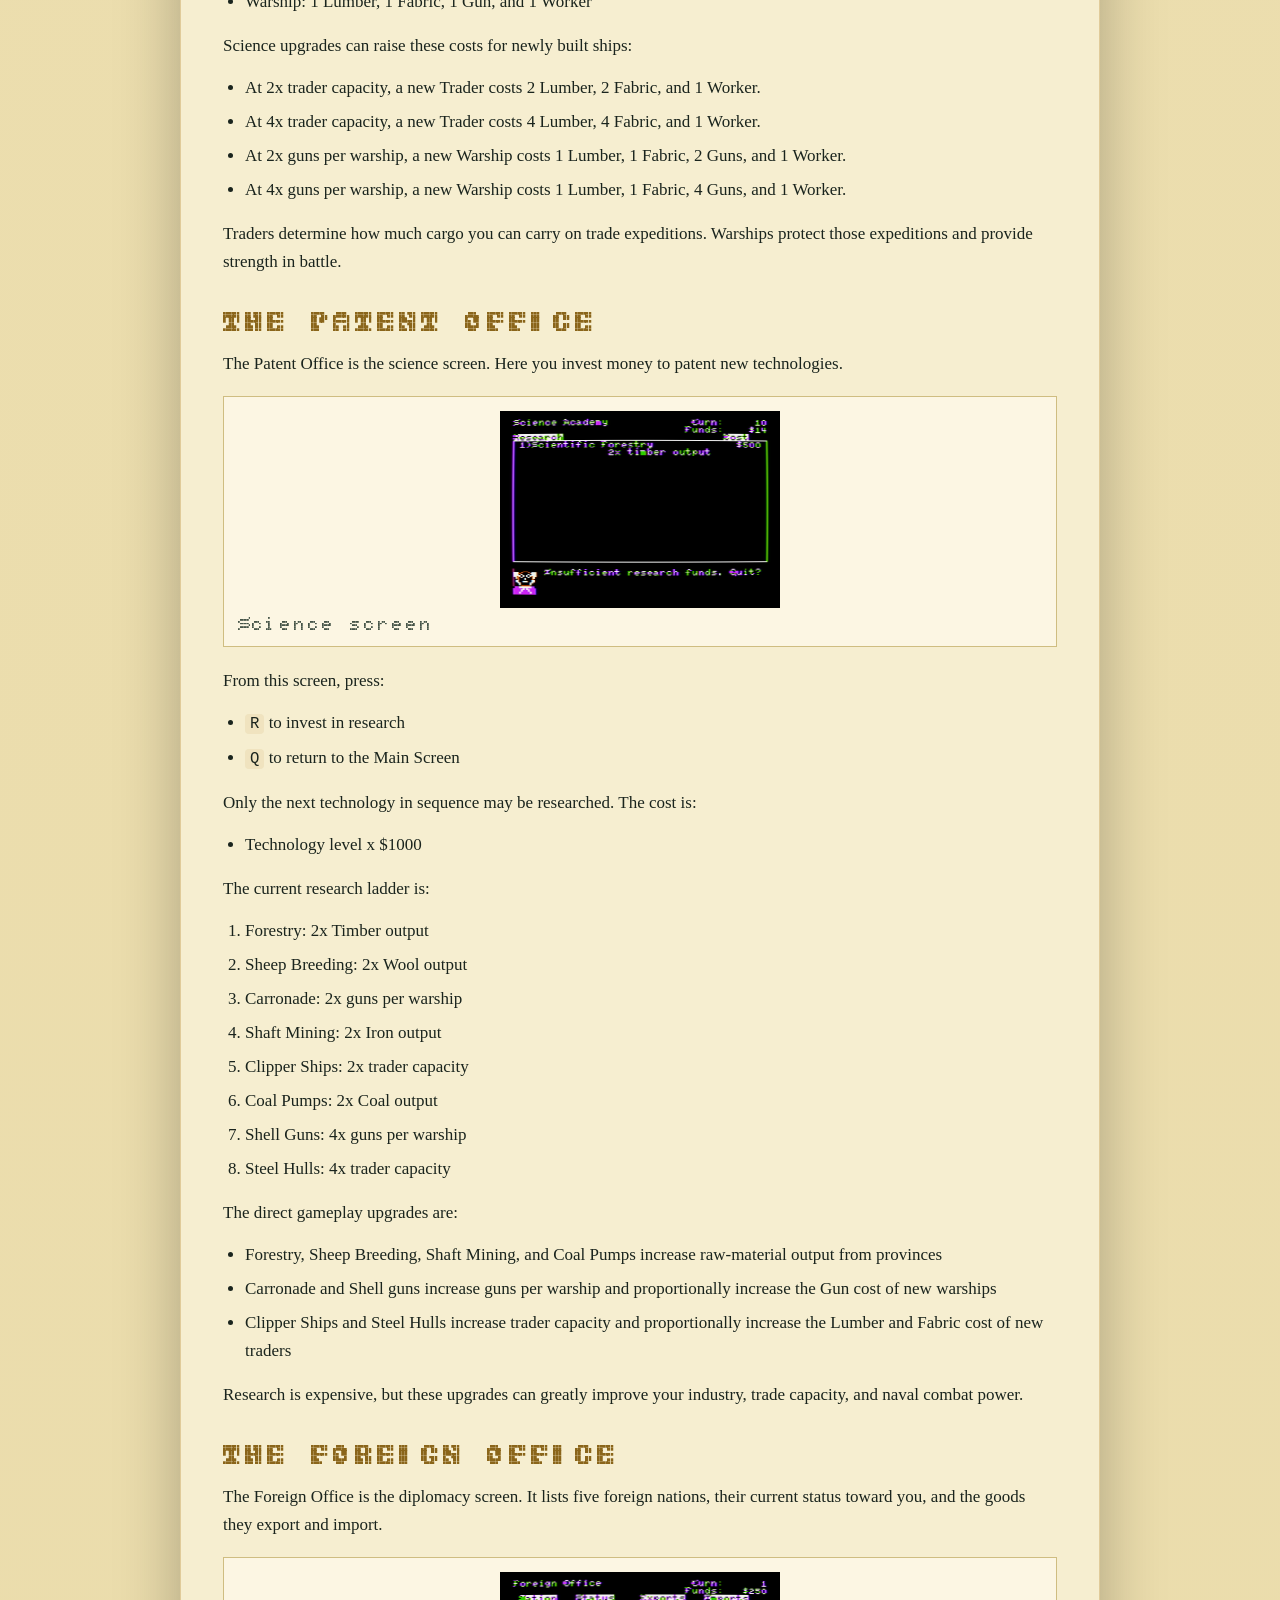
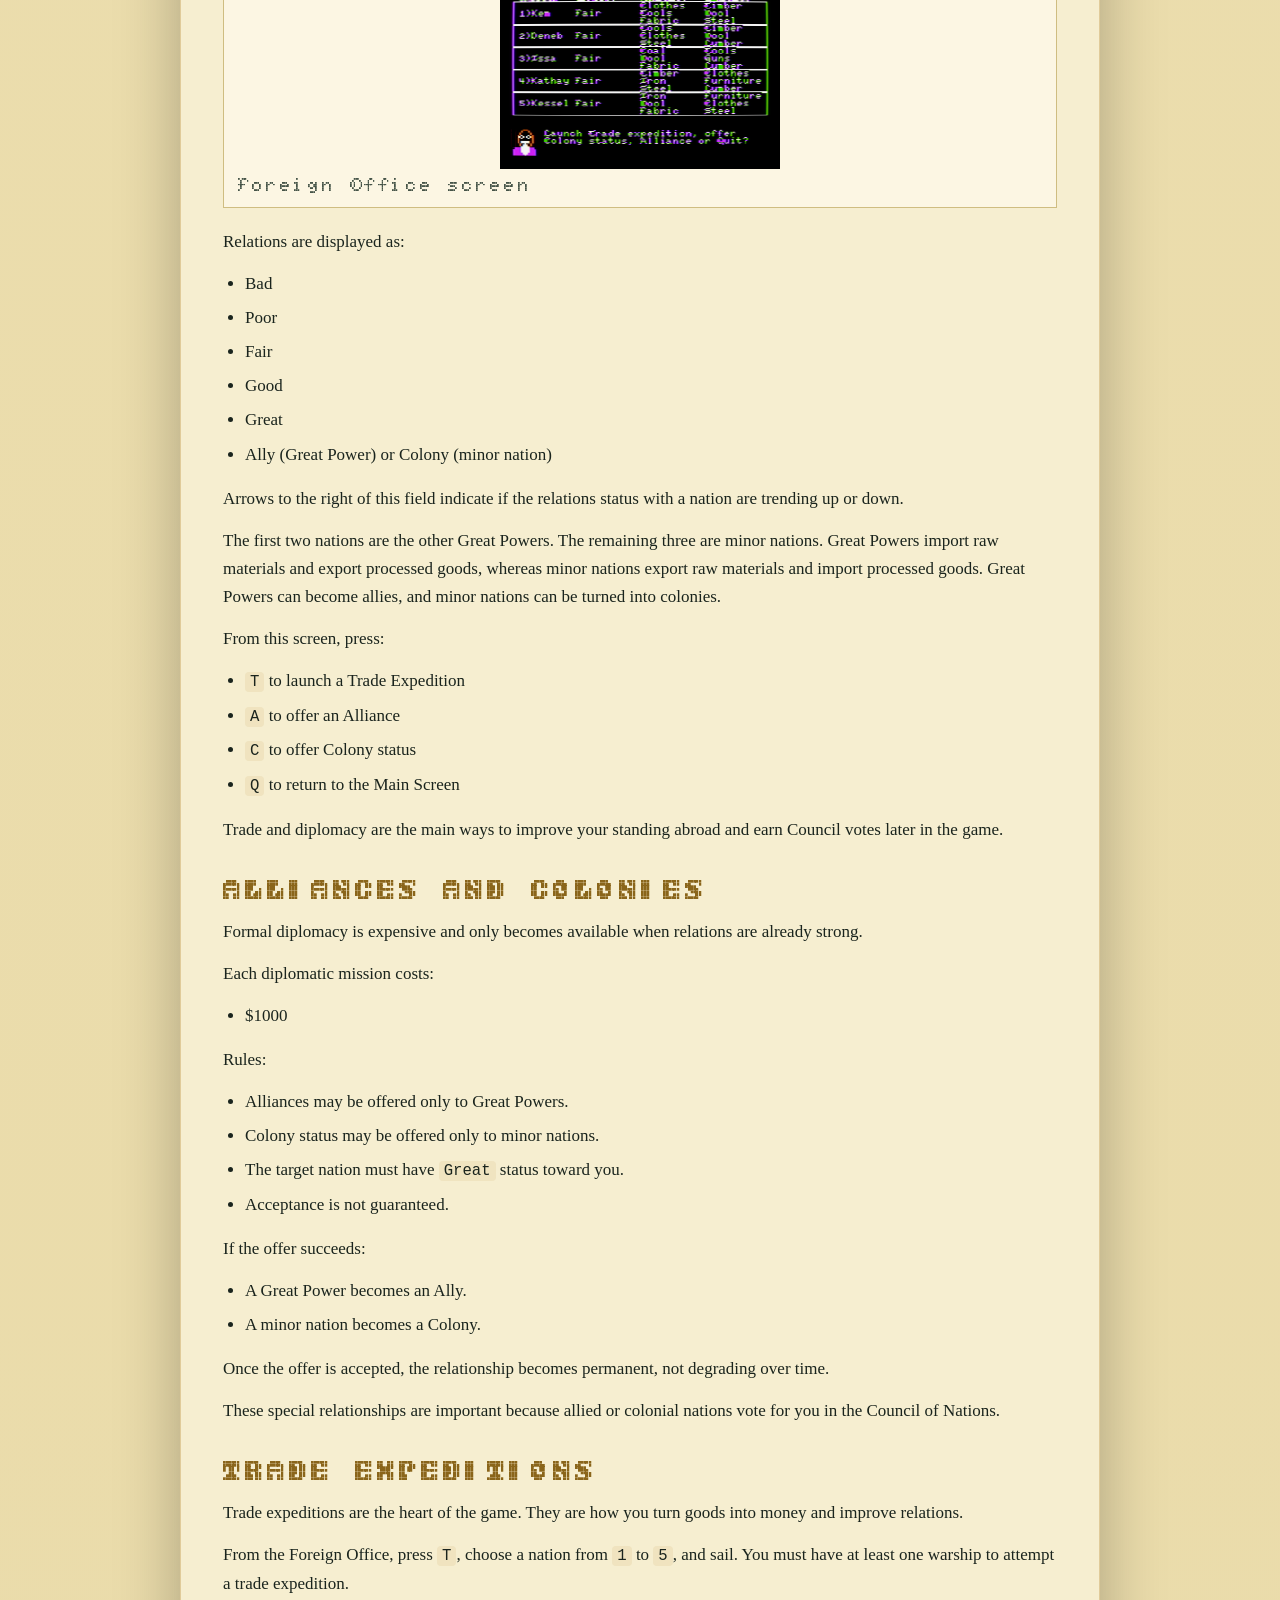
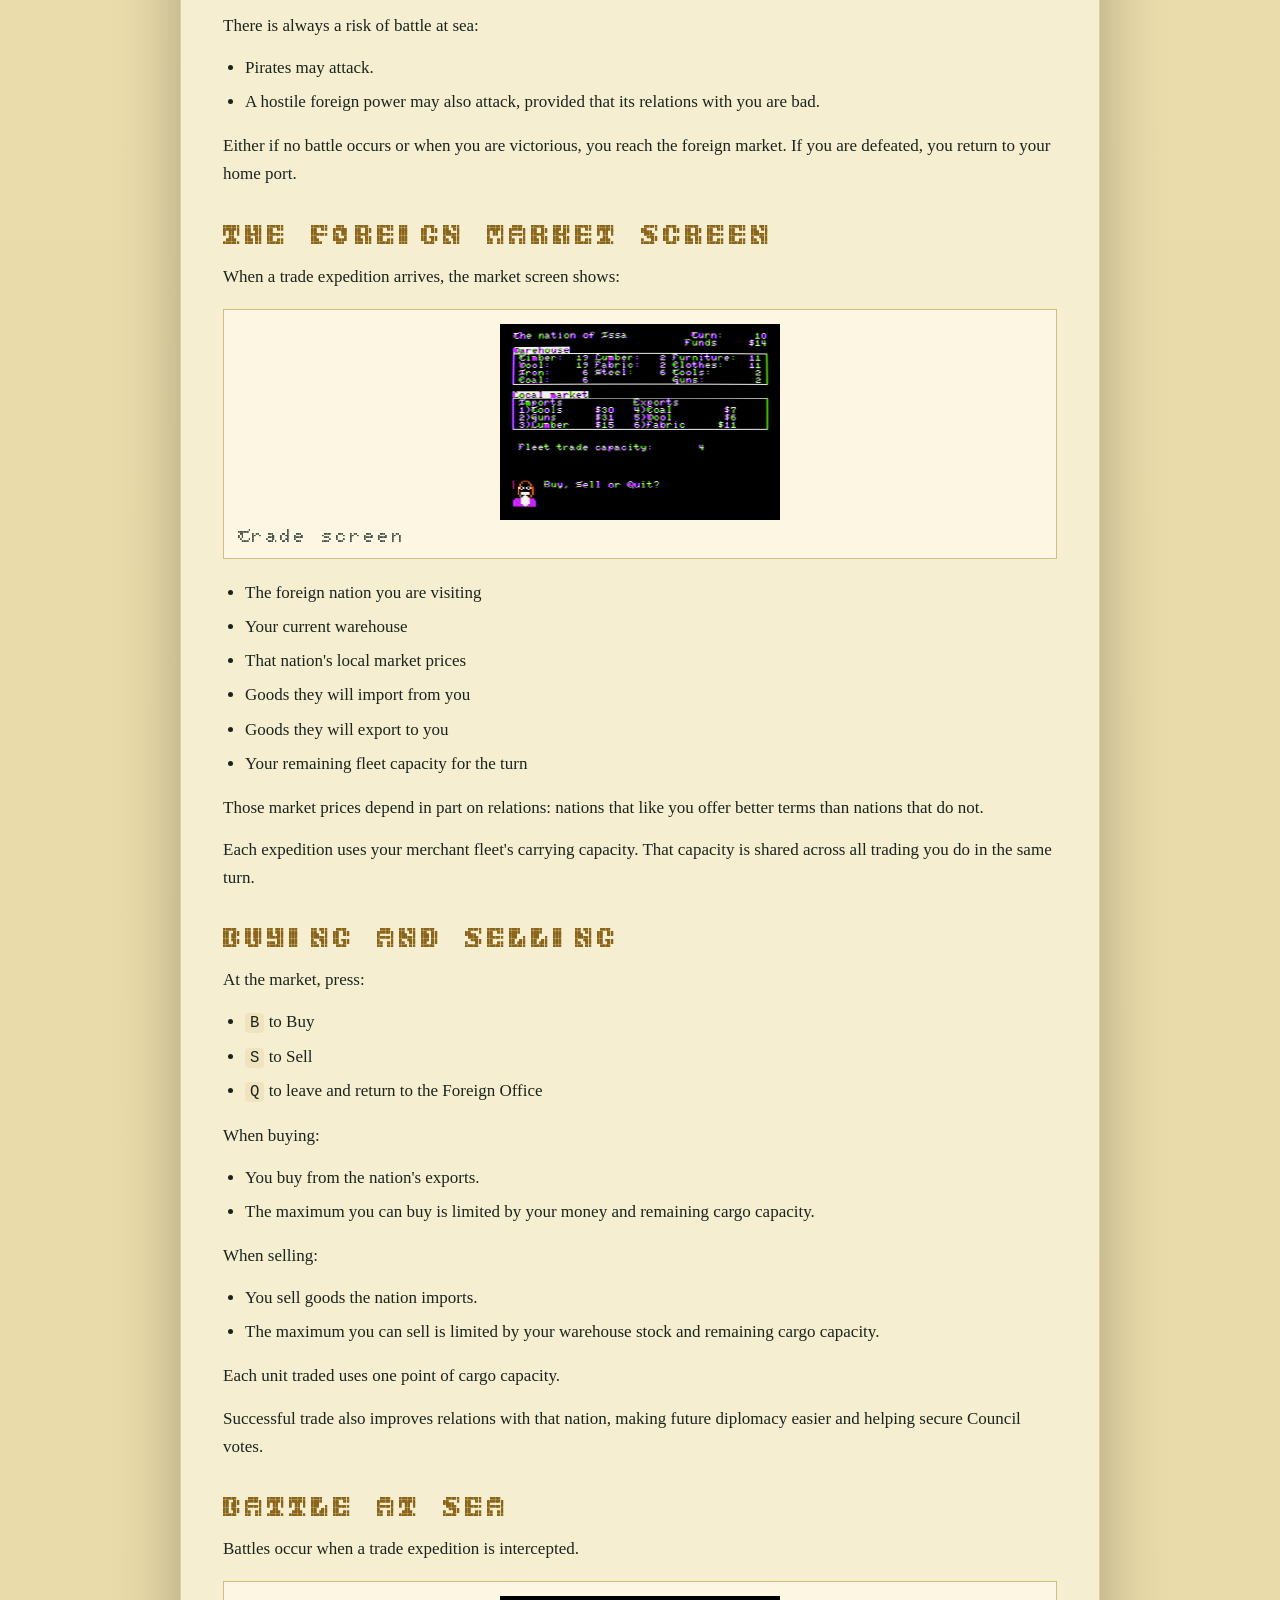
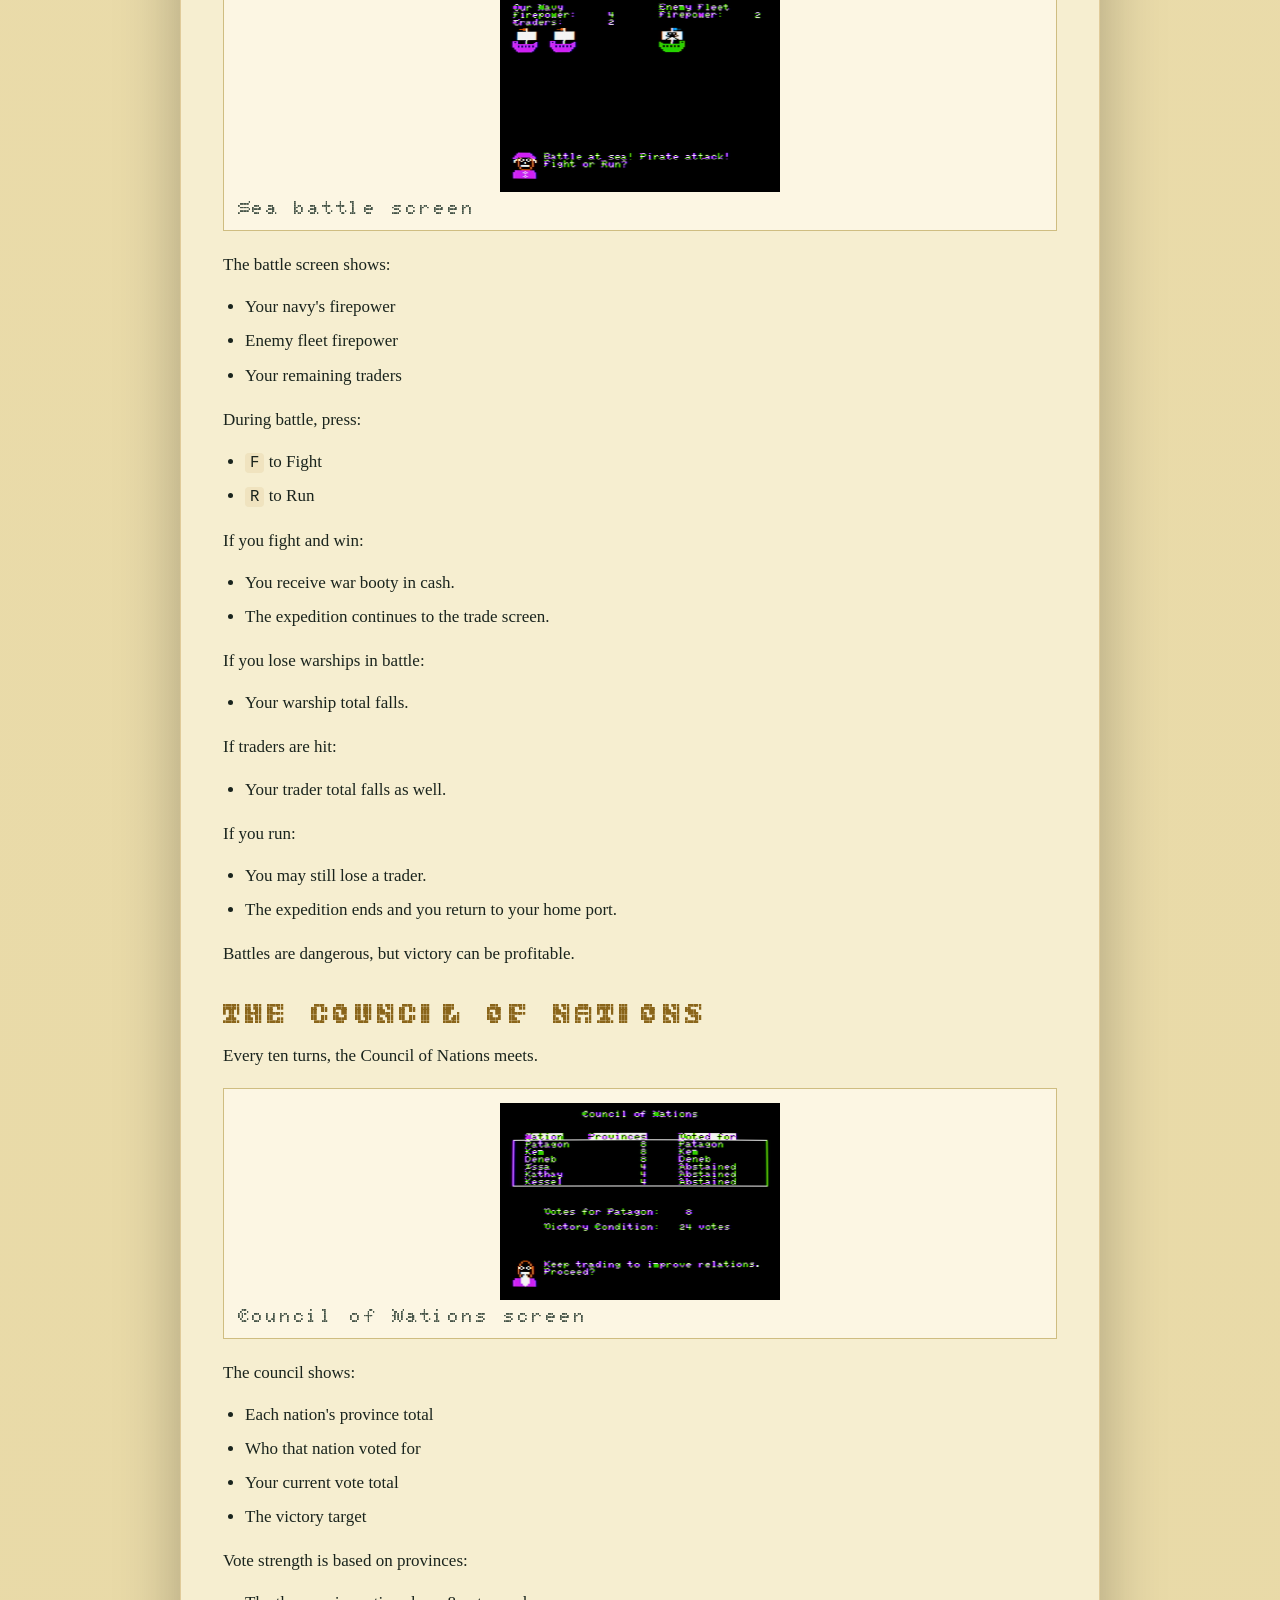
<file: docs/manual/iimperialism-manual.html>
<!doctype html>
<html lang="en">
  <head>
    <meta charset="utf-8">
    <meta name="viewport" content="width=device-width, initial-scale=1">
    <title>IImperialism! Manual</title>
    <link rel="stylesheet" href="../../assets/fonts/fonts.css">
    <style>
      :root {
        --paper-bg: #e8d9a6;
        --paper: #f6eed0;
        --ink: #1a241d;
        --muted: #465448;
        --panel: #fcf6e3;
        --rule: #cfbd81;
        --accent: #b78b34;
      }

      * {
        box-sizing: border-box;
      }

      body {
        margin: 0;
        background: linear-gradient(180deg, #f0e3b7, var(--paper-bg));
        color: var(--ink);
        font-family: Garamond, "Adobe Garamond Pro", "Palatino Linotype", serif;
      }

      .page {
        width: min(920px, calc(100% - 32px));
        margin: 24px auto;
        padding: 36px 42px 44px;
        background: var(--paper);
        border: 1px solid rgba(183, 139, 52, 0.35);
        box-shadow: 0 24px 60px rgba(0, 0, 0, 0.28);
      }

      .manual-header {
        border-bottom: 3px solid var(--accent);
        margin-bottom: 28px;
        padding-bottom: 18px;
      }

      .cover-page {
        min-height: 220mm;
        display: flex;
        flex-direction: column;
        justify-content: center;
        align-items: center;
        text-align: center;
        page-break-after: always;
      }

      .cover-title {
        margin: 0 0 26px;
        font-size: 44px;
        line-height: 1.15;
        color: #7b5a16;
      }

      .cover-meta {
        margin: 8px 0 0;
        font-size: 24px;
        line-height: 1.4;
      }

      .manual-toc {
        margin: 0 0 30px;
        padding: 18px 20px 16px;
        background: var(--panel);
        border: 1px solid var(--rule);
      }

      h1, h2, figcaption {
        font-family: "IImperialism Taipan", monospace;
      }

      h1 {
        margin: 0;
        font-size: 38px;
        line-height: 1.1;
        color: #6f4f11;
      }

      h2 {
        margin: 0 0 16px;
        font-size: 22px;
        color: #8a651a;
      }

      .manual-toc h2 {
        margin-bottom: 14px;
      }

      .manual-toc-page {
        page-break-after: always;
      }

      .manual-section + .manual-section {
        margin-top: 28px;
      }

      .manual-section {
        padding-top: 8px;
      }

      p, li {
        font-size: 17px;
        line-height: 1.65;
      }

      p {
        margin: 0 0 14px;
      }

      ul, ol {
        margin: 0 0 16px 22px;
        padding: 0;
      }

      .manual-toc ol {
        columns: 2;
        column-gap: 28px;
        margin-bottom: 0;
      }

      li + li {
        margin-top: 6px;
      }

      .manual-toc a {
        color: inherit;
        text-decoration: none;
      }

      code {
        padding: 1px 5px;
        background: rgba(183, 139, 52, 0.1);
        border-radius: 4px;
        font-family: Consolas, "Courier New", monospace;
        font-size: 0.92em;
      }

      .manual-figure {
        margin: 18px 0 20px;
        padding: 14px;
        background: var(--panel);
        border: 1px solid var(--rule);
      }

      .manual-figure img {
        display: block;
        width: 280px;
        max-width: 100%;
        margin: 0 auto;
        height: auto;
        image-rendering: pixelated;
        background: #000;
      }

      .manual-figure figcaption {
        margin-top: 10px;
        font-size: 14px;
        color: var(--muted);
      }

      @page {
        size: A4;
        margin: 18mm 14mm 20mm;
      }

      @media print {
        body {
          background: var(--paper);
          -webkit-print-color-adjust: exact;
          print-color-adjust: exact;
        }

        .page {
          width: auto;
          margin: 0;
          padding: 0;
          border: 0;
          box-shadow: none;
          background: var(--paper);
        }

        .manual-figure {
          break-inside: avoid;
        }

        h2 {
          break-after: avoid;
        }
      }

      @media (max-width: 700px) {
        .page {
          width: min(100% - 20px, 920px);
          padding: 24px 18px 30px;
        }

        h1 {
          font-size: 30px;
        }

        .cover-title {
          font-size: 34px;
        }

        .cover-meta {
          font-size: 20px;
        }

        .manual-toc ol {
          columns: 1;
        }

        .manual-figure img {
          max-width: 100%;
        }
      }
    </style>
  </head>
  <body>
    <main class="page">
<section class="cover-page"><h1 class="cover-title">IImperialism! Manual</h1><p class="cover-meta">Version 0.1.0</p><p class="cover-meta">By Taciano Dreckmann Perez</p></section>
<section class="manual-toc-page"><nav class="manual-toc" aria-labelledby="manual-toc-title"><h2 id="manual-toc-title">Contents</h2><ol>
  <li><a href="#introduction">INTRODUCTION</a></li>
  <li><a href="#starting-a-game">STARTING A GAME</a></li>
  <li><a href="#how-the-game-works">HOW THE GAME WORKS</a></li>
  <li><a href="#turn-sequence">TURN SEQUENCE</a></li>
  <li><a href="#the-main-screen">THE MAIN SCREEN</a></li>
  <li><a href="#the-game-menu">THE GAME MENU</a></li>
  <li><a href="#the-ministry-of-industry">THE MINISTRY OF INDUSTRY</a></li>
  <li><a href="#transport-orders">TRANSPORT ORDERS</a></li>
  <li><a href="#production-orders">PRODUCTION ORDERS</a></li>
  <li><a href="#training-workers">TRAINING WORKERS</a></li>
  <li><a href="#the-ledger">THE LEDGER</a></li>
  <li><a href="#admiralty-headquarters">ADMIRALTY HEADQUARTERS</a></li>
  <li><a href="#the-patent-office">THE PATENT OFFICE</a></li>
  <li><a href="#the-foreign-office">THE FOREIGN OFFICE</a></li>
  <li><a href="#alliances-and-colonies">ALLIANCES AND COLONIES</a></li>
  <li><a href="#trade-expeditions">TRADE EXPEDITIONS</a></li>
  <li><a href="#the-foreign-market-screen">THE FOREIGN MARKET SCREEN</a></li>
  <li><a href="#buying-and-selling">BUYING AND SELLING</a></li>
  <li><a href="#battle-at-sea">BATTLE AT SEA</a></li>
  <li><a href="#the-council-of-nations">THE COUNCIL OF NATIONS</a></li>
  <li><a href="#strategy-guide">STRATEGY GUIDE</a></li>
  <li><a href="#victory">VICTORY</a></li>
  <li><a href="#inspiration-and-authorship">INSPIRATION AND AUTHORSHIP</a></li>
</ol></nav></section>

<section class="manual-section" id="introduction"><h2>INTRODUCTION</h2>
<p>In IImperialism!, you rule an industrializing empire in a nineteenth-century-inspired age of trade, diplomacy, and naval rivalry. Your task is to build a functioning economy, keep your treasury solvent, win favor abroad, and secure enough support in the Council of Nations to claim victory.</p>
<p>This is a turn-based game. Each turn, you review your empire, adjust standing orders, send trade expeditions, invest in research, and then end the turn so your economy can operate.</p>

</section>
<section class="manual-section" id="starting-a-game"><h2>STARTING A GAME</h2>
<p>Boot your Apple II with the IImperialism! floppy and wait for the splash screen. Press <code>ESC</code> to continue. You will then be asked to enter the name of your nation. Type a name of up to ten characters and press <code>RETURN</code>.</p>
<figure class="manual-figure"><img src="../../assets/screenshots/splashscreen.png" alt="Splash screen"><figcaption>Splash screen</figcaption></figure>
<figure class="manual-figure"><img src="../../assets/screenshots/what-is-your-nation.png" alt="Nation naming prompt"><figcaption>Nation naming prompt</figcaption></figure>
<p>The game begins on the Main Screen.</p>

</section>
<section class="manual-section" id="how-the-game-works"><h2>HOW THE GAME WORKS</h2>
<p>Your empire runs on four connected systems:</p>
<ul>
  <li>Transport brings raw materials from your provinces into the warehouse each turn.</li>
  <li>Production converts those materials into processed and finished goods.</li>
  <li>Trade expeditions buy and sell goods abroad for profit and improve foreign relations.</li>
  <li>Science improves the efficiency of your provinces, fleet, and navy.</li>
</ul>
<p>The basic economic chain is:</p>
<ul>
  <li>Timber -&gt; Lumber -&gt; Furniture</li>
  <li>Wool -&gt; Fabric -&gt; Clothes</li>
  <li>Iron + Coal -&gt; Steel -&gt; Tools or Guns</li>
</ul>
<p>You start with a small stockpile, a limited labor force, a wagon network, a merchant fleet, and a navy. The game is won through diplomacy rather than conquest: every ten turns, the Council of Nations meets and votes. If your nation controls 24 votes, you win the game.</p>

</section>
<section class="manual-section" id="turn-sequence"><h2>TURN SEQUENCE</h2>
<p>During your turn, you may visit the different ministries and screens in any order. When you press <code>E</code> on the Main Screen, the turn ends and the following happens:</p>
<ol>
  <li>Your transport orders move raw materials from the provinces into your warehouse.</li>
  <li>Your production orders consume inputs and produce goods.</li>
  <li>Market prices are refreshed in foreign nations and are influenced by your current relations with them.</li>
  <li>Upkeep is deducted from your treasury.</li>
  <li>Relations with non-allied nations slowly decline.</li>
  <li>The turn number advances.</li>
  <li>Every tenth turn, the Council of Nations convenes.</li>
</ol>
<p>Transport and production orders remain in effect from turn to turn until you change them.</p>

</section>
<section class="manual-section" id="the-main-screen"><h2>THE MAIN SCREEN</h2>
<p>The Main Screen is your central command screen. It shows your nation name, the current turn, your funds, and an advisor prompt.</p>
<figure class="manual-figure"><img src="../../assets/screenshots/main-screen.png" alt="Main screen"><figcaption>Main screen</figcaption></figure>
<p>From here, press:</p>
<ul>
  <li><code>I</code> for the Ministry of Industry</li>
  <li><code>P</code> for the Patent Office</li>
  <li><code>A</code> for Admiralty Headquarters</li>
  <li><code>F</code> for the Foreign Office</li>
  <li><code>E</code> to end the turn</li>
  <li><code>ESC</code> to open the Game Menu</li>
</ul>

</section>
<section class="manual-section" id="the-game-menu"><h2>THE GAME MENU</h2>
<p>Press <code>ESC</code> from the Main Screen to open the Game Menu.</p>
<figure class="manual-figure"><img src="../../assets/screenshots/menu-screen.png" alt="Game Menu"><figcaption>Game Menu</figcaption></figure>
<p>From the Game Menu, press:</p>
<ul>
  <li><code>N</code> to start a New Game</li>
  <li><code>L</code> to Load Game</li>
  <li><code>S</code> to Save Game</li>
  <li><code>ESC</code> to resume the current game</li>
</ul>

</section>
<section class="manual-section" id="the-ministry-of-industry"><h2>THE MINISTRY OF INDUSTRY</h2>
<p>The Ministry of Industry summarizes the state of your domestic economy.</p>
<figure class="manual-figure"><img src="../../assets/screenshots/industry-screen.png" alt="Industry screen"><figcaption>Industry screen</figcaption></figure>
<p>The top warehouse panel shows your current stock of:</p>
<ul>
  <li>Raw materials: Timber, Wool, Iron, Coal</li>
  <li>Processed goods: Lumber, Fabric, Steel</li>
  <li>Finished goods: Furniture, Clothes, Tools, Guns</li>
</ul>
<p>The lower panel shows:</p>
<ul>
  <li>Current transport orders per turn for Timber, Wool, Iron, and Coal</li>
  <li>Current production orders per turn for all manufactured goods</li>
</ul>
<p>From this screen, press:</p>
<ul>
  <li><code>T</code> for Transport Orders</li>
  <li><code>P</code> for Production Orders</li>
  <li><code>L</code> to open the Ledger</li>
  <li><code>Q</code> to return to the Main Screen</li>
</ul>

</section>
<section class="manual-section" id="transport-orders"><h2>TRANSPORT ORDERS</h2>
<p>Transport Orders determine how much raw material reaches your warehouse each turn.</p>
<figure class="manual-figure"><img src="../../assets/screenshots/transport-screen.png" alt="Transport orders screen"><figcaption>Transport orders screen</figcaption></figure>
<p>Your provinces produce fixed amounts of:</p>
<ul>
  <li>Timber</li>
  <li>Wool</li>
  <li>Iron</li>
  <li>Coal</li>
</ul>
<p>Wagons are required to move those materials. Each assigned unit of transport uses wagon capacity. Idle wagons are shown on screen.</p>
<p>From the Transport screen, press:</p>
<ul>
  <li><code>T</code> to change transport orders</li>
  <li><code>B</code> to build more wagons</li>
  <li><code>Q</code> to return to the Ministry of Industry</li>
</ul>
<p>When changing orders, choose <code>T</code>imber, <code>W</code>ool, <code>I</code>ron, or <code>C</code>oal, then enter the new amount to transport each turn.</p>
<p>When building wagons:</p>
<ul>
  <li>Each wagon costs 1 Lumber and 1 Steel.</li>
</ul>
<p>Transport is limited by:</p>
<ul>
  <li>The province yield of that resource</li>
  <li>Your currently available wagons</li>
</ul>
<p>If you assign more wagons to one resource, fewer remain available for the others.</p>

</section>
<section class="manual-section" id="production-orders"><h2>PRODUCTION ORDERS</h2>
<p>Production Orders control your factories and workshops. Each unit of production also requires one worker assigned to that order.</p>
<figure class="manual-figure"><img src="../../assets/screenshots/production-screen.png" alt="Production screen"><figcaption>Production screen</figcaption></figure>
<p>From the Production screen, press:</p>
<ul>
  <li><code>P</code> to change production orders</li>
  <li><code>T</code> to train new workers</li>
  <li><code>Q</code> to return to the Ministry of Industry</li>
</ul>
<p>Production recipes are:</p>
<ul>
  <li>1 Lumber requires 2 Timber</li>
  <li>1 Fabric requires 2 Wool</li>
  <li>1 Steel requires 2 Iron and 2 Coal</li>
  <li>1 Furniture requires 2 Lumber</li>
  <li>1 Clothes requires 2 Fabric</li>
  <li>1 Tools requires 2 Steel</li>
  <li>1 Guns requires 2 Steel</li>
</ul>
<p>To change production orders, choose:</p>
<ul>
  <li><code>L</code> for Lumber</li>
  <li><code>F</code> for Fabric</li>
  <li><code>S</code> for Steel</li>
  <li><code>U</code> for fUrniture</li>
  <li><code>C</code> for Clothes</li>
  <li><code>T</code> for Tools</li>
  <li><code>G</code> for Guns</li>
  <li><code>Q</code> to quit the order-entry prompt</li>
</ul>
<p>Enter the new number of units to produce each turn. The game will limit you by available inputs and available workers.</p>

</section>
<section class="manual-section" id="training-workers"><h2>TRAINING WORKERS</h2>
<p>Workers are required for both production and shipbuilding.</p>
<p>From the Production screen, press <code>T</code> to train workers.</p>
<p>Each new worker costs:</p>
<ul>
  <li>1 Furniture</li>
  <li>1 Clothes</li>
</ul>
<p>Training raises your available labor pool, allowing larger production orders and more shipbuilding.</p>

</section>
<section class="manual-section" id="the-ledger"><h2>THE LEDGER</h2>
<p>The Ledger shows the financial result of the current turn so far.</p>
<figure class="manual-figure"><img src="../../assets/screenshots/ledger-screen.png" alt="Ledger screen"><figcaption>Ledger screen</figcaption></figure>
<p>It lists:</p>
<ul>
  <li>Labor force upkeep</li>
  <li>Merchant marine upkeep</li>
  <li>Navy upkeep</li>
  <li>Trade expenses</li>
  <li>Trade revenue</li>
  <li>War booty</li>
  <li>Bottom-line balance</li>
</ul>
<p>Use this screen to judge whether your empire can afford its current military, labor force, and trading activity.</p>
<p>Press any key to close the Ledger and return to the Ministry of Industry.</p>

</section>
<section class="manual-section" id="admiralty-headquarters"><h2>ADMIRALTY HEADQUARTERS</h2>
<p>The Admiralty manages both your merchant fleet and your war fleet.</p>
<figure class="manual-figure"><img src="../../assets/screenshots/admiralty-screen.png" alt="Admiralty screen"><figcaption>Admiralty screen</figcaption></figure>
<p>The screen shows:</p>
<ul>
  <li>Number of Traders</li>
  <li>Cargo capacity per trader</li>
  <li>Total merchant capacity</li>
  <li>Number of Warships</li>
  <li>Guns per warship</li>
  <li>Total naval firepower</li>
  <li>Available workers</li>
</ul>
<p>From this screen, press:</p>
<ul>
  <li><code>T</code> to build Trading vessels</li>
  <li><code>W</code> to build Warships</li>
  <li><code>Q</code> to return to the Main Screen</li>
</ul>
<p>Base costs are:</p>
<ul>
  <li>Trader: 1 Lumber, 1 Fabric, and 1 Worker</li>
  <li>Warship: 1 Lumber, 1 Fabric, 1 Gun, and 1 Worker</li>
</ul>
<p>Science upgrades can raise these costs for newly built ships:</p>
<ul>
  <li>At 2x trader capacity, a new Trader costs 2 Lumber, 2 Fabric, and 1 Worker.</li>
  <li>At 4x trader capacity, a new Trader costs 4 Lumber, 4 Fabric, and 1 Worker.</li>
  <li>At 2x guns per warship, a new Warship costs 1 Lumber, 1 Fabric, 2 Guns, and 1 Worker.</li>
  <li>At 4x guns per warship, a new Warship costs 1 Lumber, 1 Fabric, 4 Guns, and 1 Worker.</li>
</ul>
<p>Traders determine how much cargo you can carry on trade expeditions. Warships protect those expeditions and provide strength in battle.</p>

</section>
<section class="manual-section" id="the-patent-office"><h2>THE PATENT OFFICE</h2>
<p>The Patent Office is the science screen. Here you invest money to patent new technologies.</p>
<figure class="manual-figure"><img src="../../assets/screenshots/science-screen.png" alt="Science screen"><figcaption>Science screen</figcaption></figure>
<p>From this screen, press:</p>
<ul>
  <li><code>R</code> to invest in research</li>
  <li><code>Q</code> to return to the Main Screen</li>
</ul>
<p>Only the next technology in sequence may be researched. The cost is:</p>
<ul>
  <li>Technology level x $1000</li>
</ul>
<p>The current research ladder is:</p>
<ol>
  <li>Forestry: 2x Timber output</li>
  <li>Sheep Breeding: 2x Wool output</li>
  <li>Carronade: 2x guns per warship</li>
  <li>Shaft Mining: 2x Iron output</li>
  <li>Clipper Ships: 2x trader capacity</li>
  <li>Coal Pumps: 2x Coal output</li>
  <li>Shell Guns: 4x guns per warship</li>
  <li>Steel Hulls: 4x trader capacity</li>
</ol>
<p>The direct gameplay upgrades are:</p>
<ul>
  <li>Forestry, Sheep Breeding, Shaft Mining, and Coal Pumps increase raw-material output from provinces</li>
  <li>Carronade and Shell guns increase guns per warship and proportionally increase the Gun cost of new warships</li>
  <li>Clipper Ships and Steel Hulls increase trader capacity and proportionally increase the Lumber and Fabric cost of new traders</li>
</ul>
<p>Research is expensive, but these upgrades can greatly improve your industry, trade capacity, and naval combat power.</p>

</section>
<section class="manual-section" id="the-foreign-office"><h2>THE FOREIGN OFFICE</h2>
<p>The Foreign Office is the diplomacy screen. It lists five foreign nations, their current status toward you, and the goods they export and import.</p>
<figure class="manual-figure"><img src="../../assets/screenshots/diplomacy-screen.png" alt="Foreign Office screen"><figcaption>Foreign Office screen</figcaption></figure>
<p>Relations are displayed as:</p>
<ul>
  <li>Bad</li>
  <li>Poor</li>
  <li>Fair</li>
  <li>Good</li>
  <li>Great</li>
  <li>Ally (Great Power) or Colony (minor nation)</li>
</ul>
<p>Arrows to the right of this field indicate if the relations status with a nation are trending up or down.</p>
<p>The first two nations are the other Great Powers. The remaining three are minor nations. Great Powers import raw materials and export processed goods, whereas minor nations export raw materials and import processed goods. Great Powers can become allies, and minor nations can be turned into colonies.</p>
<p>From this screen, press:</p>
<ul>
  <li><code>T</code> to launch a Trade Expedition</li>
  <li><code>A</code> to offer an Alliance</li>
  <li><code>C</code> to offer Colony status</li>
  <li><code>Q</code> to return to the Main Screen</li>
</ul>
<p>Trade and diplomacy are the main ways to improve your standing abroad and earn Council votes later in the game.</p>

</section>
<section class="manual-section" id="alliances-and-colonies"><h2>ALLIANCES AND COLONIES</h2>
<p>Formal diplomacy is expensive and only becomes available when relations are already strong.</p>
<p>Each diplomatic mission costs:</p>
<ul>
  <li>$1000</li>
</ul>
<p>Rules:</p>
<ul>
  <li>Alliances may be offered only to Great Powers.</li>
  <li>Colony status may be offered only to minor nations.</li>
  <li>The target nation must have <code>Great</code> status toward you.</li>
  <li>Acceptance is not guaranteed.</li>
</ul>
<p>If the offer succeeds:</p>
<ul>
  <li>A Great Power becomes an Ally.</li>
  <li>A minor nation becomes a Colony.</li>
</ul>
<p>Once the offer is accepted, the relationship becomes permanent, not degrading over time.</p>
<p>These special relationships are important because allied or colonial nations vote for you in the Council of Nations.</p>

</section>
<section class="manual-section" id="trade-expeditions"><h2>TRADE EXPEDITIONS</h2>
<p>Trade expeditions are the heart of the game. They are how you turn goods into money and improve relations.</p>
<p>From the Foreign Office, press <code>T</code>, choose a nation from <code>1</code> to <code>5</code>, and sail. You must have at least one warship to attempt a trade expedition.</p>
<p>There is always a risk of battle at sea:</p>
<ul>
  <li>Pirates may attack.</li>
  <li>A hostile foreign power may also attack, provided that its relations with you are bad.</li>
</ul>
<p>Either if no battle occurs or when you are victorious, you reach the foreign market. If you are defeated, you return to your home port.</p>

</section>
<section class="manual-section" id="the-foreign-market-screen"><h2>THE FOREIGN MARKET SCREEN</h2>
<p>When a trade expedition arrives, the market screen shows:</p>
<figure class="manual-figure"><img src="../../assets/screenshots/trade-screen.png" alt="Trade screen"><figcaption>Trade screen</figcaption></figure>
<ul>
  <li>The foreign nation you are visiting</li>
  <li>Your current warehouse</li>
  <li>That nation&#x27;s local market prices</li>
  <li>Goods they will import from you</li>
  <li>Goods they will export to you</li>
  <li>Your remaining fleet capacity for the turn</li>
</ul>
<p>Those market prices depend in part on relations: nations that like you offer better terms than nations that do not.</p>
<p>Each expedition uses your merchant fleet&#x27;s carrying capacity. That capacity is shared across all trading you do in the same turn.</p>

</section>
<section class="manual-section" id="buying-and-selling"><h2>BUYING AND SELLING</h2>
<p>At the market, press:</p>
<ul>
  <li><code>B</code> to Buy</li>
  <li><code>S</code> to Sell</li>
  <li><code>Q</code> to leave and return to the Foreign Office</li>
</ul>
<p>When buying:</p>
<ul>
  <li>You buy from the nation&#x27;s exports.</li>
  <li>The maximum you can buy is limited by your money and remaining cargo capacity.</li>
</ul>
<p>When selling:</p>
<ul>
  <li>You sell goods the nation imports.</li>
  <li>The maximum you can sell is limited by your warehouse stock and remaining cargo capacity.</li>
</ul>
<p>Each unit traded uses one point of cargo capacity.</p>
<p>Successful trade also improves relations with that nation, making future diplomacy easier and helping secure Council votes.</p>

</section>
<section class="manual-section" id="battle-at-sea"><h2>BATTLE AT SEA</h2>
<p>Battles occur when a trade expedition is intercepted.</p>
<figure class="manual-figure"><img src="../../assets/screenshots/sea-battle-screen.png" alt="Sea battle screen"><figcaption>Sea battle screen</figcaption></figure>
<p>The battle screen shows:</p>
<ul>
  <li>Your navy&#x27;s firepower</li>
  <li>Enemy fleet firepower</li>
  <li>Your remaining traders</li>
</ul>
<p>During battle, press:</p>
<ul>
  <li><code>F</code> to Fight</li>
  <li><code>R</code> to Run</li>
</ul>
<p>If you fight and win:</p>
<ul>
  <li>You receive war booty in cash.</li>
  <li>The expedition continues to the trade screen.</li>
</ul>
<p>If you lose warships in battle:</p>
<ul>
  <li>Your warship total falls.</li>
</ul>
<p>If traders are hit:</p>
<ul>
  <li>Your trader total falls as well.</li>
</ul>
<p>If you run:</p>
<ul>
  <li>You may still lose a trader.</li>
  <li>The expedition ends and you return to your home port.</li>
</ul>
<p>Battles are dangerous, but victory can be profitable.</p>

</section>
<section class="manual-section" id="the-council-of-nations"><h2>THE COUNCIL OF NATIONS</h2>
<p>Every ten turns, the Council of Nations meets.</p>
<figure class="manual-figure"><img src="../../assets/screenshots/council-nations-screen.png" alt="Council of Nations screen"><figcaption>Council of Nations screen</figcaption></figure>
<p>The council shows:</p>
<ul>
  <li>Each nation&#x27;s province total</li>
  <li>Who that nation voted for</li>
  <li>Your current vote total</li>
  <li>The victory target</li>
</ul>
<p>Vote strength is based on provinces:</p>
<ul>
  <li>The three major nations have 8 votes each</li>
  <li>The three minor nations have 4 votes each</li>
</ul>
<p>To win the game, your nation must reach:</p>
<ul>
  <li>24 votes</li>
</ul>
<p>Your own nation always votes for itself. Allied Great Powers and colonial minor nations will also vote for you. If you have not yet secured enough support, the game continues after the council session.</p>
<p>If you do secure enough support, the Council first confirms the victory and then shows the final report to the crown.</p>

</section>
<section class="manual-section" id="strategy-guide"><h2>STRATEGY GUIDE</h2>
<p>A reliable opening plan is:</p>
<ol>
  <li>Stabilize transport so you are bringing in enough Timber, Wool, Iron, and Coal every turn.</li>
  <li>Expand production of Lumber, Fabric, and Steel before pushing too hard into finished goods.</li>
  <li>Train workers when your factories or shipyards are constrained by labor.</li>
  <li>Build traders so you can move more cargo, and maintain warships so expeditions are possible.</li>
  <li>Trade actively with the same nations to improve relations and improve future market prices.</li>
  <li>Spend diplomatic missions on nations that have already reached <code>Great</code> status.</li>
</ol>
<p>General advice:</p>
<ul>
  <li>Do not ignore upkeep. A large fleet and workforce can bankrupt you.</li>
  <li>Tools and Guns are advanced goods, but you must first sustain Steel production.</li>
  <li>Trade capacity is precious. Buy and sell only what gives useful profits or supports your production chain.</li>
  <li>Advanced traders and warships are stronger, but their shipyard costs rise with their science bonuses.</li>
  <li>Research that improves raw-material output, trader capacity, and naval guns has a large long-term payoff.</li>
  <li>A colony or alliance is often worth more than a short-term trade gain because it helps secure Council votes.</li>
</ul>

</section>
<section class="manual-section" id="victory"><h2>VICTORY</h2>
<p>IImperialism! is won in diplomacy, backed by industry and trade.</p>
<p>Build a strong economy, keep the sea lanes open, turn commerce into influence, and enter the Council of Nations with enough allies and colonies to command 24 votes.</p>
<p>After victory, the game presents a final score and historical rating. The score rewards three things:</p>
<ul>
  <li>diplomacy beyond the bare 24-vote victory</li>
  <li>speed of victory</li>
  <li>treasury</li>
</ul>
<p>The final report may still list your fleet, firepower, and merchant capacity as part of the campaign summary, but those values no longer add directly to the final score.</p>
<p>The final report shows <code>Your score is ...</code> in inverted text, then compares your campaign to a rank ladder of nineteenth-century European heads of state:</p>
<ul>
  <li>Queen Victoria: <code>50,000 and over</code></li>
  <li>Otto von Bismarck: <code>35,000 to 49,999</code></li>
  <li>Napoleon III: <code>20,000 to 34,999</code></li>
  <li>Charles X: <code>8,000 to 19,999</code></li>
  <li>Ferdinand VII: <code>less than 8,000</code></li>
</ul>

</section>
<section class="manual-section" id="inspiration-and-authorship"><h2>INSPIRATION AND AUTHORSHIP</h2>
<p>IImperialism! is a love letter to the classic games <b>Taipan!</b> (Apple II) and <b>Imperialism</b> (PC and Mac). Some of its visual and textual elements are borrowed from these great games.</p>
<p>IImperialism! has been created by Taciano Dreckmann Perez in 2026. All rights reserved.</p>
</section>
    </main>
  </body>
</html>
</file>
<file: assets/fonts/fonts.css>
/* Generated by tools/export_web_fonts.py */
@font-face {
  font-family: 'IImperialism Taipan';
  src: url('iimperialism-taipan-regular.woff2') format('woff2');
  font-style: normal;
  font-weight: 400;
}
@font-face {
  font-family: 'IImperialism Taipan';
  src: url('iimperialism-taipan-bold.woff2') format('woff2');
  font-style: normal;
  font-weight: 700;
}

.iimperialism-font {
  font-family: 'IImperialism Taipan', monospace;
  font-smooth: never;
  -webkit-font-smoothing: none;
  text-rendering: optimizeSpeed;
}
</file>
